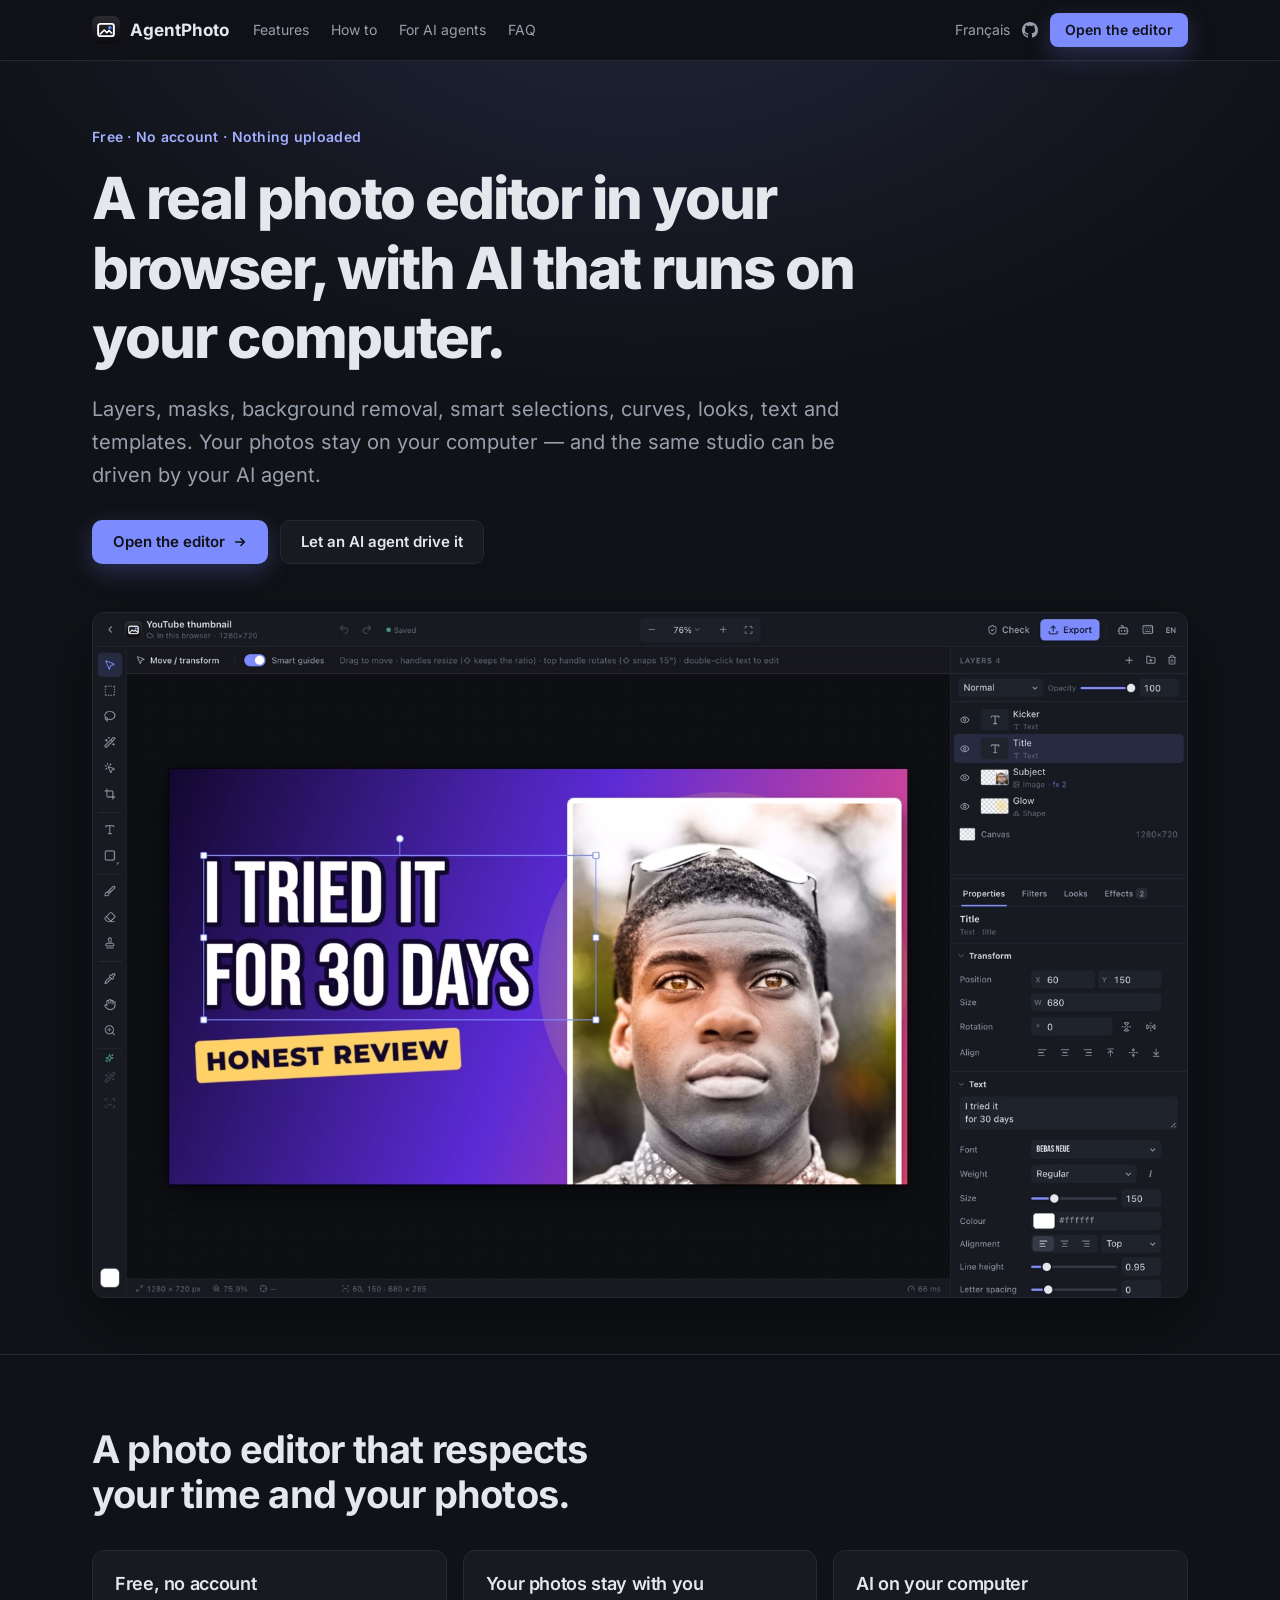
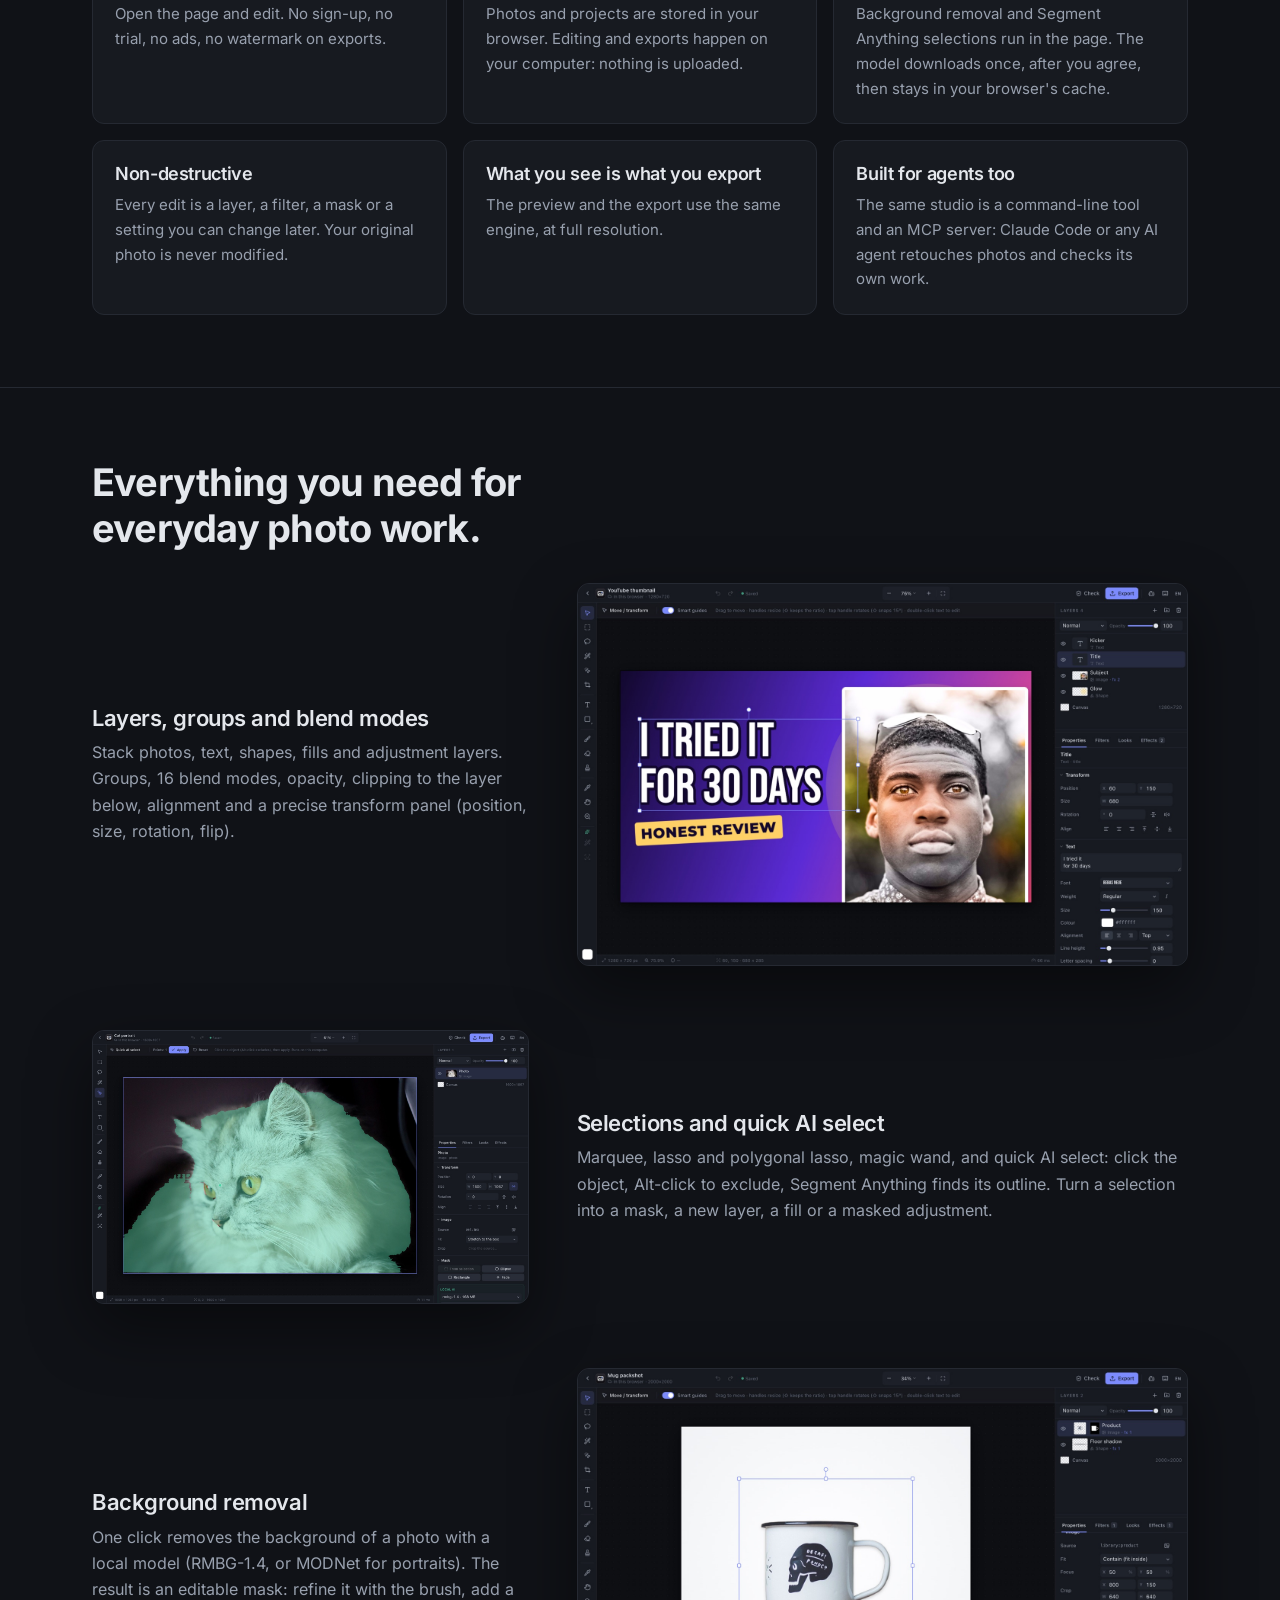
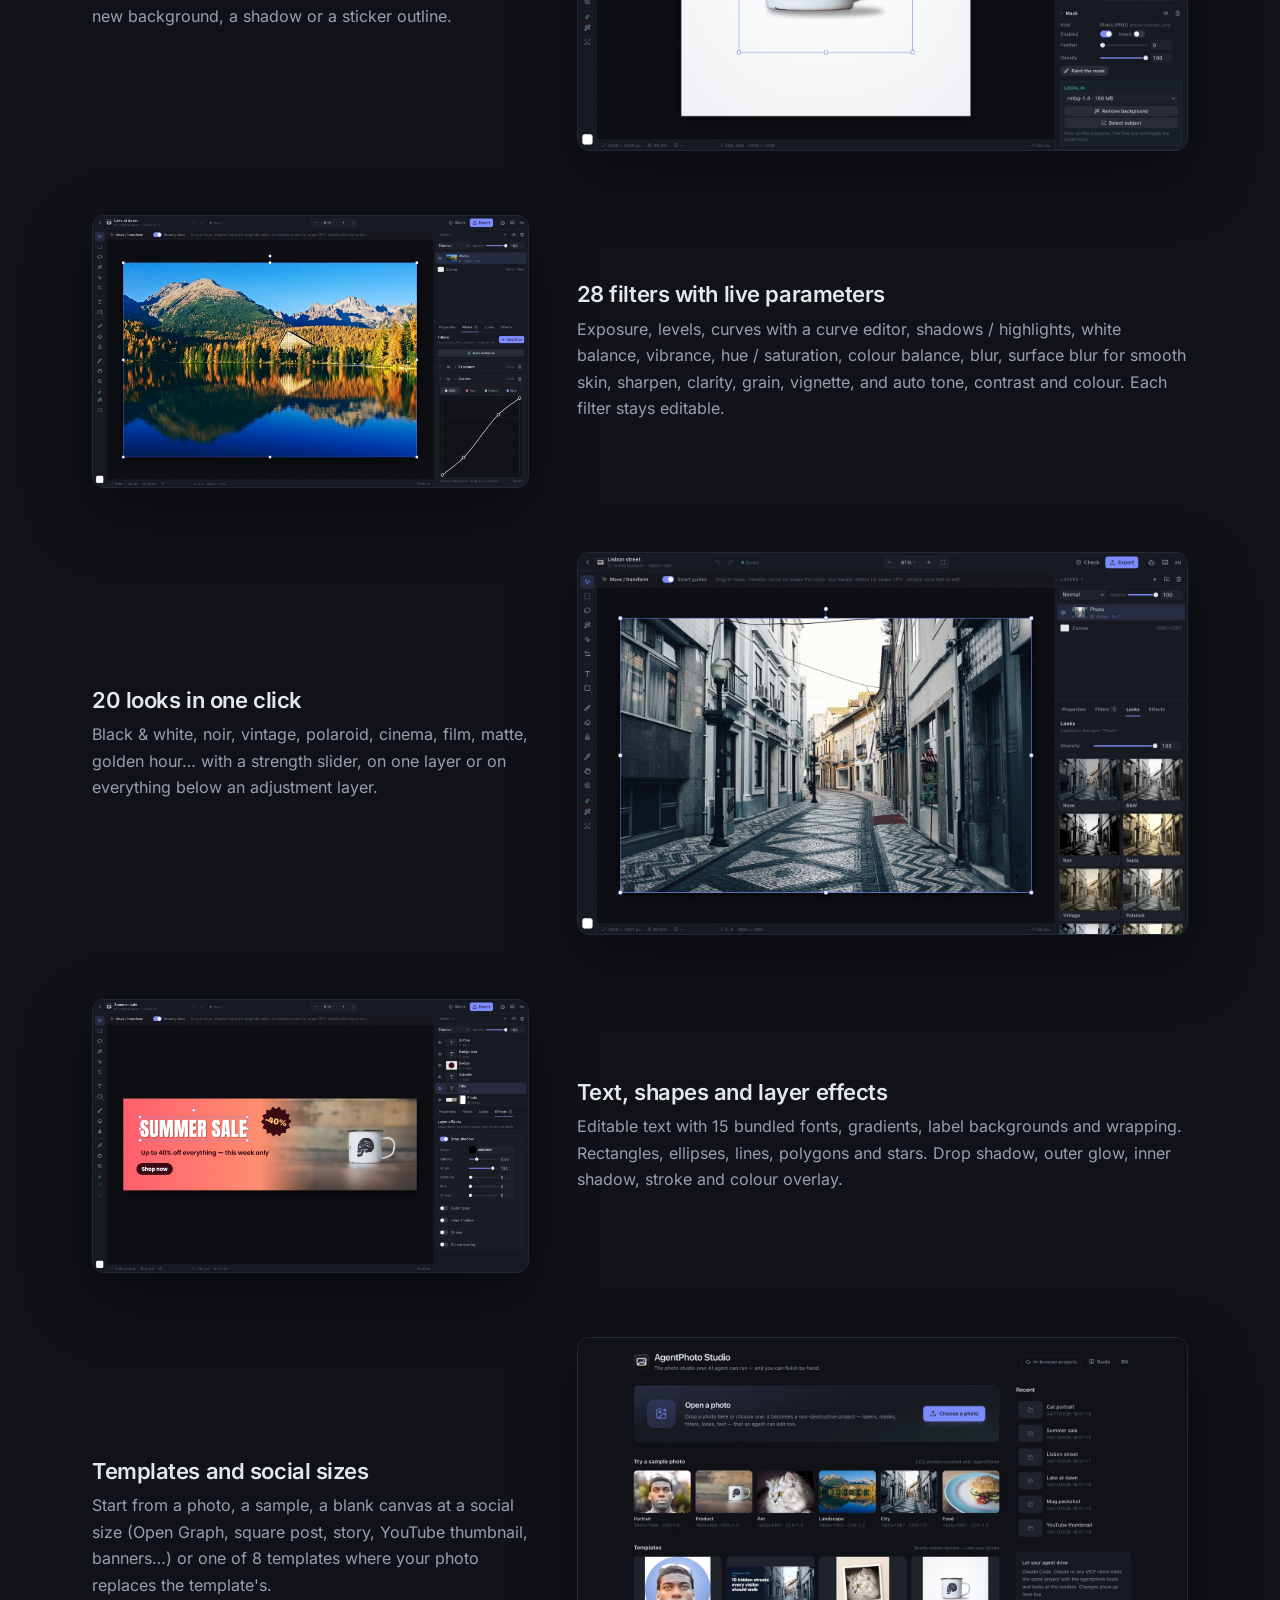
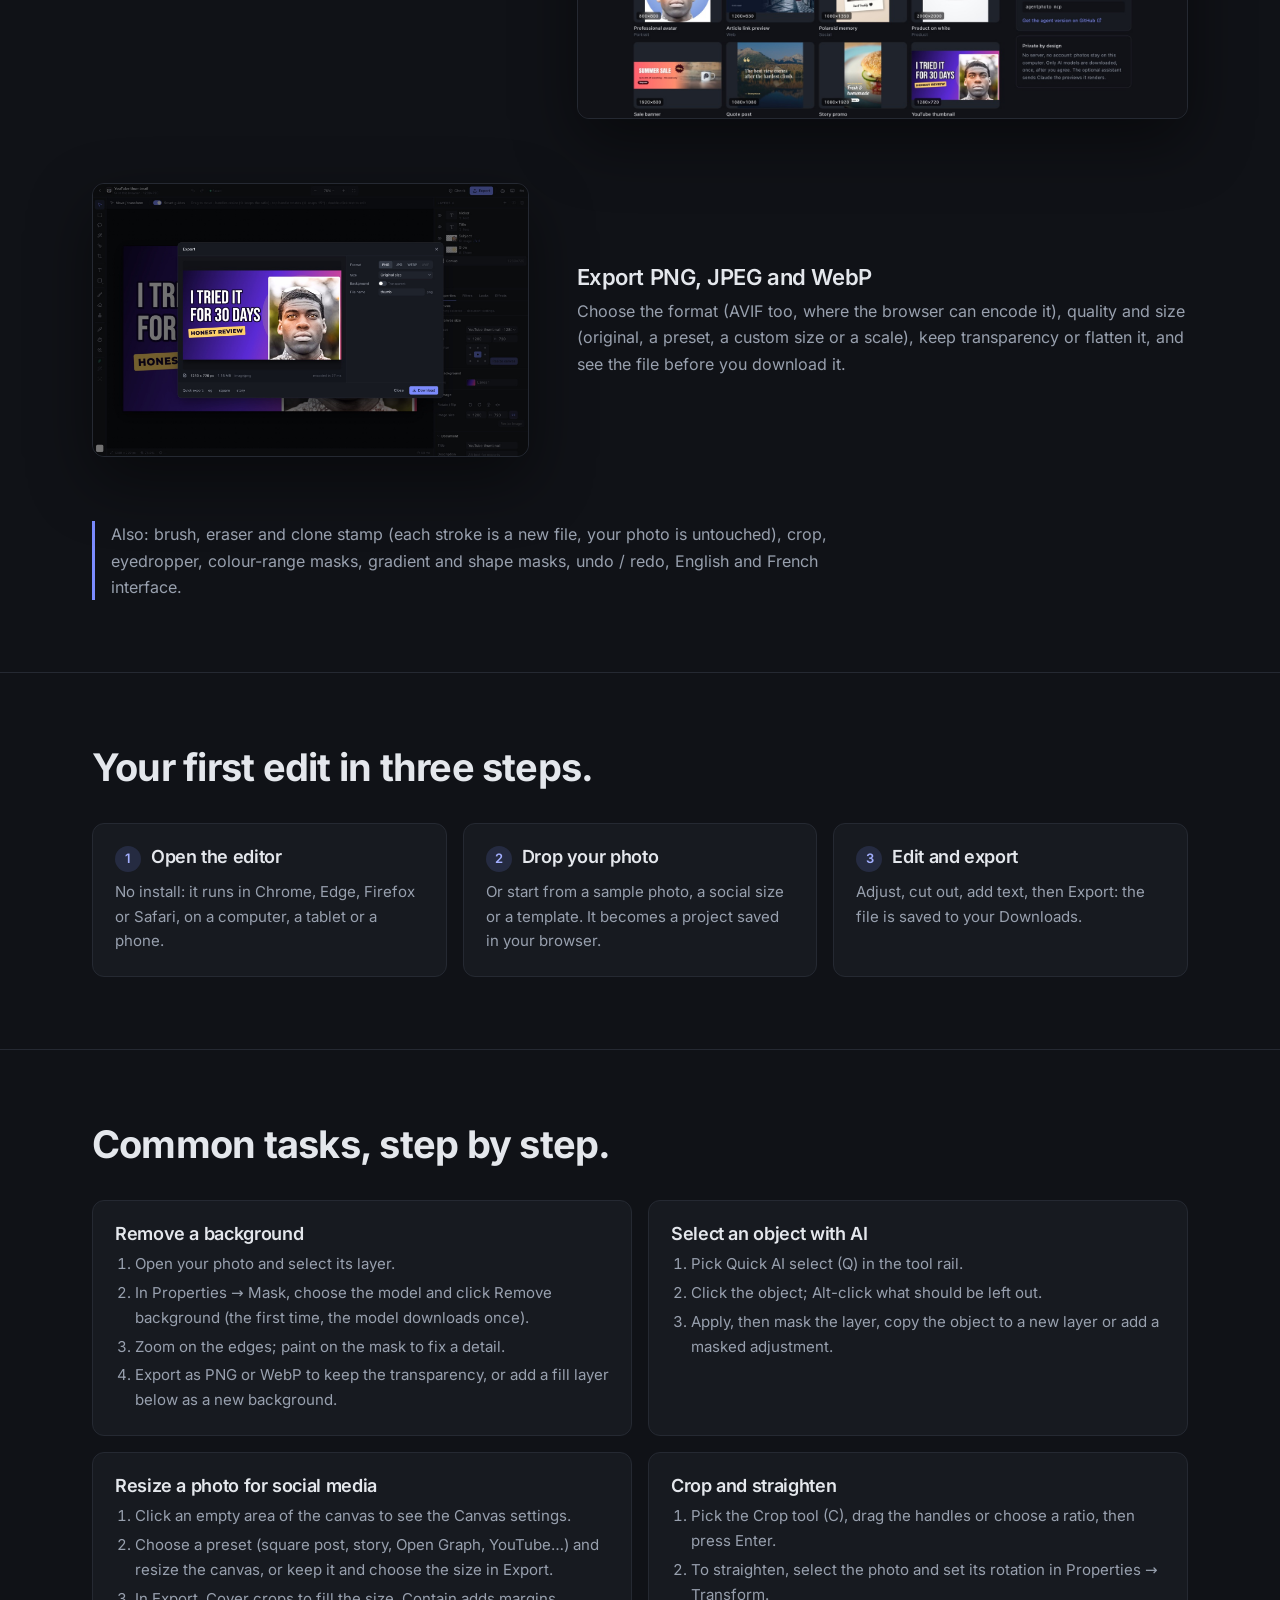
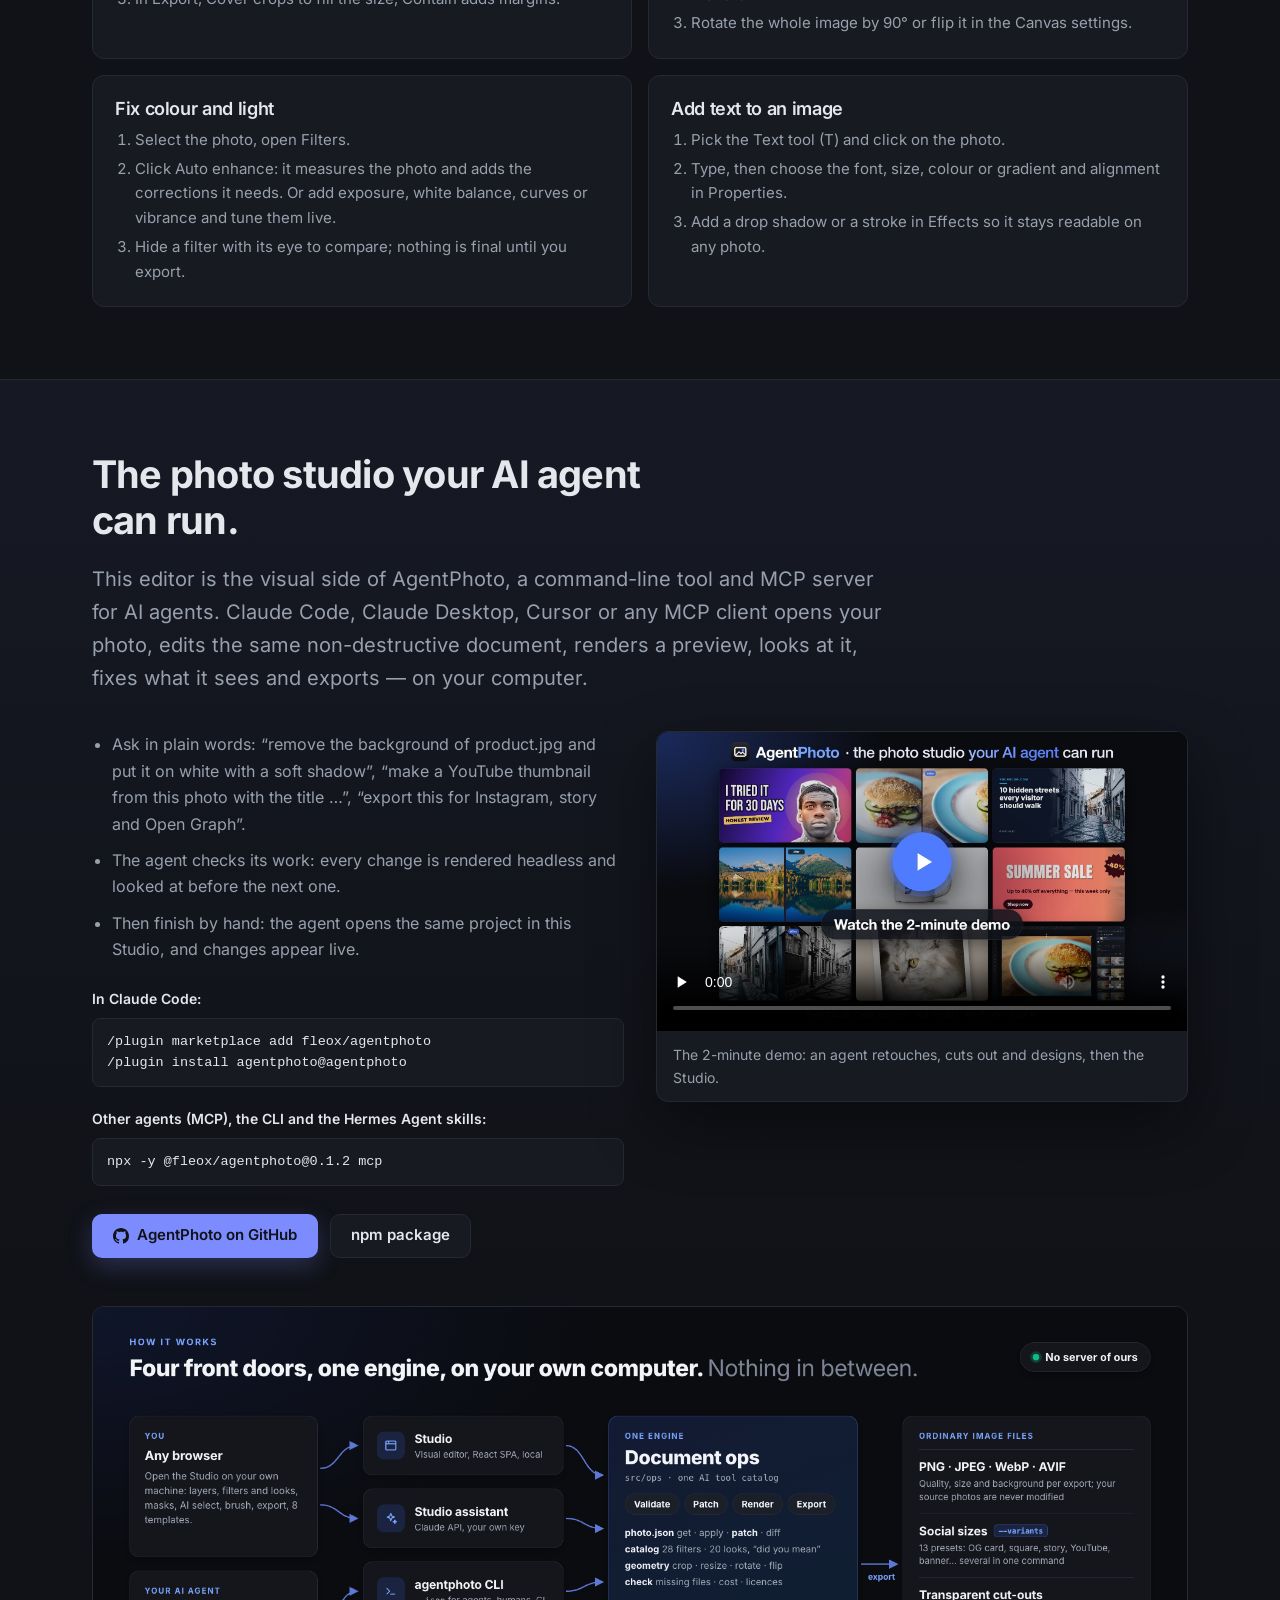
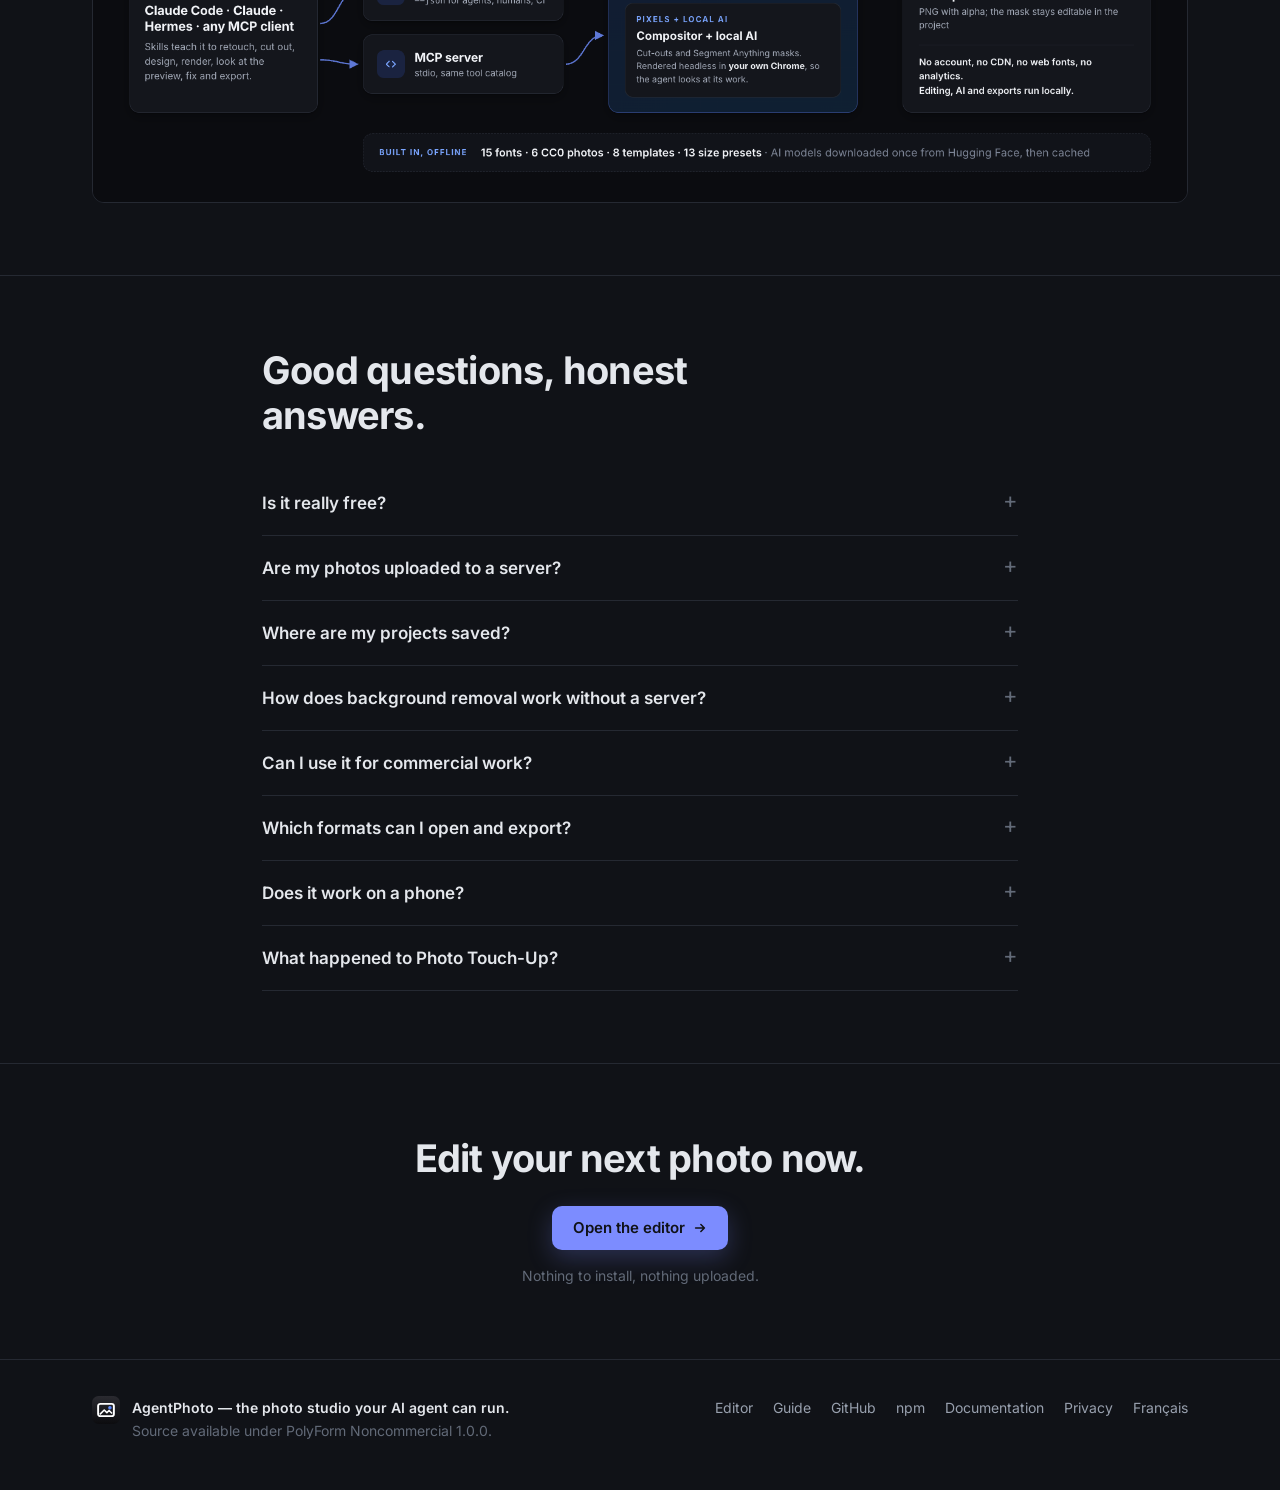
<file: guide/index.html>
<!doctype html>
<html lang="en">
  <head>
    <meta charset="utf-8">
    <meta name="viewport" content="width=device-width, initial-scale=1">
    <meta name="color-scheme" content="dark">
    <script async src="https://www.googletagmanager.com/gtag/js?id=G-JE88WG1Z5R"></script>
    <script>window.dataLayer = window.dataLayer || []; function gtag(){dataLayer.push(arguments);} gtag("js", new Date()); gtag("config", "G-JE88WG1Z5R");</script>
    <title>Free online photo editor with layers and local AI — AgentPhoto Studio</title>
    <meta name="description" content="Edit photos in your browser: layers, masks, background removal and Segment Anything selections that run on your computer, curves, 20 looks, text, templates and PNG / JPEG / WebP export. No account, no upload. Your AI agent can drive it too.">
    <link rel="canonical" href="https://www.photo-touch-up.fr/guide/">
    <link rel="alternate" hreflang="en" href="https://www.photo-touch-up.fr/guide/">
    <link rel="alternate" hreflang="fr" href="https://www.photo-touch-up.fr/fr/guide/">
    <link rel="alternate" hreflang="x-default" href="https://www.photo-touch-up.fr/guide/">
    <meta property="og:type" content="website">
    <meta property="og:site_name" content="AgentPhoto">
    <meta property="og:title" content="Free online photo editor with layers and local AI — AgentPhoto Studio">
    <meta property="og:description" content="Edit photos in your browser: layers, masks, background removal and Segment Anything selections that run on your computer, curves, 20 looks, text, templates and PNG / JPEG / WebP export. No account, no upload. Your AI agent can drive it too.">
    <meta property="og:url" content="https://www.photo-touch-up.fr/guide/">
    <meta property="og:image" content="https://www.photo-touch-up.fr/site/og.png">
    <meta property="og:image:width" content="1280">
    <meta property="og:image:height" content="640">
    <meta property="og:locale" content="en_US">
    <meta name="twitter:card" content="summary_large_image">
    <meta name="twitter:image" content="https://www.photo-touch-up.fr/site/og.png">
    <link rel="icon" href="data:image/svg+xml,%3Csvg xmlns='http://www.w3.org/2000/svg' viewBox='0 0 32 32'%3E%3Cdefs%3E%3ClinearGradient id='g' x1='0' y1='0' x2='0' y2='1'%3E%3Cstop offset='0' stop-color='%232a2a30'/%3E%3Cstop offset='1' stop-color='%230c0c0f'/%3E%3C/linearGradient%3E%3ClinearGradient id='d' x1='0' y1='0' x2='1' y2='1'%3E%3Cstop offset='0' stop-color='%237aa5ff'/%3E%3Cstop offset='1' stop-color='%233d6bff'/%3E%3C/linearGradient%3E%3C/defs%3E%3Crect width='32' height='32' rx='7.5' fill='url(%23g)'/%3E%3Crect x='7' y='9' width='18' height='14' rx='2.5' fill='none' stroke='%23fff' stroke-width='2.2'/%3E%3Cpath d='M9 21l5-5 3 3 2.5-2.5L23 20' fill='none' stroke='%23fff' stroke-width='1.8' stroke-linejoin='round'/%3E%3Ccircle cx='20.5' cy='13.5' r='2' fill='url(%23d)'/%3E%3C/svg%3E">
    <link rel="preload" href="/site/fonts/inter-latin-400-normal.woff2" as="font" type="font/woff2" crossorigin>
    <link rel="stylesheet" href="/site/style.css">
    <script type="application/ld+json">{"@context":"https://schema.org","@type":"BreadcrumbList","itemListElement":[{"@type":"ListItem","position":1,"name":"AgentPhoto Studio","item":"https://www.photo-touch-up.fr/"},{"@type":"ListItem","position":2,"name":"Guide","item":"https://www.photo-touch-up.fr/guide/"}]}</script>
    <script type="application/ld+json">{"@context":"https://schema.org","@type":"FAQPage","mainEntity":[{"@type":"Question","name":"Is it really free?","acceptedAnswer":{"@type":"Answer","text":"Yes. No account, no subscription, no ads and no watermark. AgentPhoto is source available on GitHub."}},{"@type":"Question","name":"Are my photos uploaded to a server?","acceptedAnswer":{"@type":"Answer","text":"No. Photos and projects are stored in your browser (IndexedDB) and every edit and export happens on your computer. The site serves the editor's files and measures visits with Google Analytics (pages viewed, never your photos or projects). The network is also used to download an AI model the first time you use it (from Hugging Face, after you agree) and, if you choose to use it, by the optional assistant, which sends your previews to Claude with your own API key."}},{"@type":"Question","name":"Where are my projects saved?","acceptedAnswer":{"@type":"Answer","text":"In this browser, on this computer. They are listed under Recent on the start screen. Clearing the site's data in your browser deletes them, so export what you want to keep."}},{"@type":"Question","name":"How does background removal work without a server?","acceptedAnswer":{"@type":"Answer","text":"The model runs in the page with WebAssembly. RMBG-1.4 (168 MB) is the default; MODNet (25 MB) is made for portraits. Both download once and stay in your browser's cache."}},{"@type":"Question","name":"Can I use it for commercial work?","acceptedAnswer":{"@type":"Answer","text":"Fonts and sample photos are free for commercial images. The default background-removal model, RMBG-1.4, is licensed for non-commercial use only: for commercial work use MODNet (people) or Segment Anything selections. AgentPhoto itself is licensed under PolyForm Noncommercial 1.0.0; commercial use of the software needs the author's authorization."}},{"@type":"Question","name":"Which formats can I open and export?","acceptedAnswer":{"@type":"Answer","text":"Open JPEG, PNG, WebP and the other images your browser can read. Export PNG, JPEG, WebP and AVIF (AVIF where the browser can encode it)."}},{"@type":"Question","name":"Does it work on a phone?","acceptedAnswer":{"@type":"Answer","text":"Yes: on a phone or a tablet the layers and the inspector open in a drawer, and you zoom and pan with two fingers. Detailed work (selections, painting) is more comfortable on a computer. Use a recent Chrome, Edge, Firefox or Safari."}},{"@type":"Question","name":"What happened to Photo Touch-Up?","acceptedAnswer":{"@type":"Answer","text":"Photo Touch-Up, the editor that used to live at this address, became AgentPhoto: a new engine with non-destructive layers, local AI and templates, which AI agents can also drive."}}]}</script>
    <script type="application/ld+json">{"@context":"https://schema.org","@type":"HowTo","name":"Remove a background","step":[{"@type":"HowToStep","position":1,"text":"Open your photo and select its layer."},{"@type":"HowToStep","position":2,"text":"In Properties → Mask, choose the model and click Remove background (the first time, the model downloads once)."},{"@type":"HowToStep","position":3,"text":"Zoom on the edges; paint on the mask to fix a detail."},{"@type":"HowToStep","position":4,"text":"Export as PNG or WebP to keep the transparency, or add a fill layer below as a new background."}]}</script>
    <script type="application/ld+json">{"@context":"https://schema.org","@type":"HowTo","name":"Select an object with AI","step":[{"@type":"HowToStep","position":1,"text":"Pick Quick AI select (Q) in the tool rail."},{"@type":"HowToStep","position":2,"text":"Click the object; Alt-click what should be left out."},{"@type":"HowToStep","position":3,"text":"Apply, then mask the layer, copy the object to a new layer or add a masked adjustment."}]}</script>
    <script type="application/ld+json">{"@context":"https://schema.org","@type":"HowTo","name":"Resize a photo for social media","step":[{"@type":"HowToStep","position":1,"text":"Click an empty area of the canvas to see the Canvas settings."},{"@type":"HowToStep","position":2,"text":"Choose a preset (square post, story, Open Graph, YouTube…) and resize the canvas, or keep it and choose the size in Export."},{"@type":"HowToStep","position":3,"text":"In Export, Cover crops to fill the size, Contain adds margins."}]}</script>
    <script type="application/ld+json">{"@context":"https://schema.org","@type":"HowTo","name":"Crop and straighten","step":[{"@type":"HowToStep","position":1,"text":"Pick the Crop tool (C), drag the handles or choose a ratio, then press Enter."},{"@type":"HowToStep","position":2,"text":"To straighten, select the photo and set its rotation in Properties → Transform."},{"@type":"HowToStep","position":3,"text":"Rotate the whole image by 90° or flip it in the Canvas settings."}]}</script>
    <script type="application/ld+json">{"@context":"https://schema.org","@type":"HowTo","name":"Fix colour and light","step":[{"@type":"HowToStep","position":1,"text":"Select the photo, open Filters."},{"@type":"HowToStep","position":2,"text":"Click Auto enhance: it measures the photo and adds the corrections it needs. Or add exposure, white balance, curves or vibrance and tune them live."},{"@type":"HowToStep","position":3,"text":"Hide a filter with its eye to compare; nothing is final until you export."}]}</script>
    <script type="application/ld+json">{"@context":"https://schema.org","@type":"HowTo","name":"Add text to an image","step":[{"@type":"HowToStep","position":1,"text":"Pick the Text tool (T) and click on the photo."},{"@type":"HowToStep","position":2,"text":"Type, then choose the font, size, colour or gradient and alignment in Properties."},{"@type":"HowToStep","position":3,"text":"Add a drop shadow or a stroke in Effects so it stays readable on any photo."}]}</script>
  </head>
  <body>
<header class="site">
  <div class="wrap">
    <a class="brand" href="/guide/"><svg class="logo" viewBox="0 0 32 32" width="28" height="28" aria-hidden="true"><defs><linearGradient id="lg" x1="0" y1="0" x2="0" y2="1"><stop offset="0" stop-color="#2a2a30"/><stop offset="1" stop-color="#0c0c0f"/></linearGradient><linearGradient id="ld" x1="0" y1="0" x2="1" y2="1"><stop offset="0" stop-color="#7aa5ff"/><stop offset="1" stop-color="#3d6bff"/></linearGradient></defs><rect width="32" height="32" rx="7.5" fill="url(#lg)"/><rect x="7" y="9" width="18" height="14" rx="2.5" fill="none" stroke="#fff" stroke-width="2.2"/><path d="M9 21l5-5 3 3 2.5-2.5L23 20" fill="none" stroke="#fff" stroke-width="1.8" stroke-linejoin="round"/><circle cx="20.5" cy="13.5" r="2" fill="url(#ld)"/></svg><span>AgentPhoto</span></a>
    <nav aria-label="Features">
      <a href="#features">Features</a>
      <a href="#tasks">How to</a>
      <a href="#agents">For AI agents</a>
      <a href="#faq">FAQ</a>
    </nav>
    <div class="actions">
      <a class="lang" href="/fr/guide/" hreflang="fr" lang="fr">Français</a>
      <a class="gh" href="https://github.com/fleox/agentphoto" aria-label="GitHub"><svg viewBox="0 0 16 16" width="16" height="16" aria-hidden="true"><path fill="currentColor" d="M8 0C3.58 0 0 3.58 0 8c0 3.54 2.29 6.53 5.47 7.59.4.07.55-.17.55-.38 0-.19-.01-.82-.01-1.49-2.01.37-2.53-.49-2.69-.94-.09-.23-.48-.94-.82-1.13-.28-.15-.68-.52-.01-.53.63-.01 1.08.58 1.23.82.72 1.21 1.87.87 2.33.66.07-.52.28-.87.51-1.07-1.78-.2-3.64-.89-3.64-3.95 0-.87.31-1.59.82-2.15-.08-.2-.36-1.02.08-2.12 0 0 .67-.21 2.2.82.64-.18 1.32-.27 2-.27.68 0 1.36.09 2 .27 1.53-1.04 2.2-.82 2.2-.82.44 1.1.16 1.92.08 2.12.51.56.82 1.27.82 2.15 0 3.07-1.87 3.75-3.65 3.95.29.25.54.73.54 1.48 0 1.07-.01 1.93-.01 2.2 0 .21.15.46.55.38A8.013 8.013 0 0016 8c0-4.42-3.58-8-8-8z"/></svg></a>
      <a class="btn btn-primary btn-sm" href="/?lang=en">Open the editor</a>
    </div>
  </div>
</header>
<main>
  <section class="hero">
    <div class="wrap">
      <p class="kicker">Free · No account · Nothing uploaded</p>
      <h1>A real photo editor in your browser, with AI that runs on your computer.</h1>
      <p class="lead">Layers, masks, background removal, smart selections, curves, looks, text and templates. Your photos stay on your computer — and the same studio can be driven by your AI agent.</p>
      <div class="cta">
        <a class="btn btn-primary" href="/?lang=en">Open the editor <svg viewBox="0 0 16 16" width="14" height="14" aria-hidden="true"><path fill="none" stroke="currentColor" stroke-width="1.8" stroke-linecap="round" stroke-linejoin="round" d="M3 8h10M9 4l4 4-4 4"/></svg></a>
        <a class="btn btn-ghost" href="#agents">Let an AI agent drive it</a>
      </div>
      <figure class="frame hero-shot"><img src="/site/img/en/editor.jpg" width="1600" height="1000" alt="The AgentPhoto Studio editor: layers, inspector and a photo on the canvas" fetchpriority="high"></figure>
    </div>
  </section>

  <section class="why">
    <div class="wrap">
      <h2>A photo editor that respects your time and your photos.</h2>
      <div class="grid3">
        <div class="card"><h3>Free, no account</h3><p>Open the page and edit. No sign-up, no trial, no ads, no watermark on exports.</p></div>
        <div class="card"><h3>Your photos stay with you</h3><p>Photos and projects are stored in your browser. Editing and exports happen on your computer: nothing is uploaded.</p></div>
        <div class="card"><h3>AI on your computer</h3><p>Background removal and Segment Anything selections run in the page. The model downloads once, after you agree, then stays in your browser's cache.</p></div>
        <div class="card"><h3>Non-destructive</h3><p>Every edit is a layer, a filter, a mask or a setting you can change later. Your original photo is never modified.</p></div>
        <div class="card"><h3>What you see is what you export</h3><p>The preview and the export use the same engine, at full resolution.</p></div>
        <div class="card"><h3>Built for agents too</h3><p>The same studio is a command-line tool and an MCP server: Claude Code or any AI agent retouches photos and checks its own work.</p></div>
      </div>
    </div>
  </section>

  <section id="features" class="features">
    <div class="wrap">
      <h2>Everything you need for everyday photo work.</h2>
      <article class="feature" id="layers">
        <div class="text"><h3>Layers, groups and blend modes</h3><p>Stack photos, text, shapes, fills and adjustment layers. Groups, 16 blend modes, opacity, clipping to the layer below, alignment and a precise transform panel (position, size, rotation, flip).</p></div>
        <figure class="frame"><img src="/site/img/en/editor.jpg" width="1600" height="1000" alt="Layers, groups and blend modes" loading="lazy" decoding="async"></figure>
      </article>
      <article class="feature flip" id="selections">
        <div class="text"><h3>Selections and quick AI select</h3><p>Marquee, lasso and polygonal lasso, magic wand, and quick AI select: click the object, Alt-click to exclude, Segment Anything finds its outline. Turn a selection into a mask, a new layer, a fill or a masked adjustment.</p></div>
        <figure class="frame"><img src="/site/img/en/ai-select.jpg" width="1600" height="1000" alt="Selections and quick AI select" loading="lazy" decoding="async"></figure>
      </article>
      <article class="feature" id="cutout">
        <div class="text"><h3>Background removal</h3><p>One click removes the background of a photo with a local model (RMBG-1.4, or MODNet for portraits). The result is an editable mask: refine it with the brush, add a new background, a shadow or a sticker outline.</p></div>
        <figure class="frame"><img src="/site/img/en/cutout.jpg" width="1600" height="1000" alt="Background removal" loading="lazy" decoding="async"></figure>
      </article>
      <article class="feature flip" id="filters">
        <div class="text"><h3>28 filters with live parameters</h3><p>Exposure, levels, curves with a curve editor, shadows / highlights, white balance, vibrance, hue / saturation, colour balance, blur, surface blur for smooth skin, sharpen, clarity, grain, vignette, and auto tone, contrast and colour. Each filter stays editable.</p></div>
        <figure class="frame"><img src="/site/img/en/filters.jpg" width="1600" height="1000" alt="28 filters with live parameters" loading="lazy" decoding="async"></figure>
      </article>
      <article class="feature" id="looks">
        <div class="text"><h3>20 looks in one click</h3><p>Black &amp; white, noir, vintage, polaroid, cinema, film, matte, golden hour… with a strength slider, on one layer or on everything below an adjustment layer.</p></div>
        <figure class="frame"><img src="/site/img/en/looks.jpg" width="1600" height="1000" alt="20 looks in one click" loading="lazy" decoding="async"></figure>
      </article>
      <article class="feature flip" id="text">
        <div class="text"><h3>Text, shapes and layer effects</h3><p>Editable text with 15 bundled fonts, gradients, label backgrounds and wrapping. Rectangles, ellipses, lines, polygons and stars. Drop shadow, outer glow, inner shadow, stroke and colour overlay.</p></div>
        <figure class="frame"><img src="/site/img/en/text.jpg" width="1600" height="1000" alt="Text, shapes and layer effects" loading="lazy" decoding="async"></figure>
      </article>
      <article class="feature" id="templates">
        <div class="text"><h3>Templates and social sizes</h3><p>Start from a photo, a sample, a blank canvas at a social size (Open Graph, square post, story, YouTube thumbnail, banners…) or one of 8 templates where your photo replaces the template's.</p></div>
        <figure class="frame"><img src="/site/img/en/start.jpg" width="1600" height="1000" alt="Templates and social sizes" loading="lazy" decoding="async"></figure>
      </article>
      <article class="feature flip" id="export">
        <div class="text"><h3>Export PNG, JPEG and WebP</h3><p>Choose the format (AVIF too, where the browser can encode it), quality and size (original, a preset, a custom size or a scale), keep transparency or flatten it, and see the file before you download it.</p></div>
        <figure class="frame"><img src="/site/img/en/export.jpg" width="1600" height="1000" alt="Export PNG, JPEG and WebP" loading="lazy" decoding="async"></figure>
      </article>
      <p class="more">Also: brush, eraser and clone stamp (each stroke is a new file, your photo is untouched), crop, eyedropper, colour-range masks, gradient and shape masks, undo / redo, English and French interface.</p>
    </div>
  </section>

  <section class="steps">
    <div class="wrap">
      <h2>Your first edit in three steps.</h2>
      <ol class="grid3">
        <li class="card"><h3>Open the editor</h3><p>No install: it runs in Chrome, Edge, Firefox or Safari, on a computer, a tablet or a phone.</p></li>
        <li class="card"><h3>Drop your photo</h3><p>Or start from a sample photo, a social size or a template. It becomes a project saved in your browser.</p></li>
        <li class="card"><h3>Edit and export</h3><p>Adjust, cut out, add text, then Export: the file is saved to your Downloads.</p></li>
      </ol>
    </div>
  </section>

  <section id="tasks" class="tasks">
    <div class="wrap">
      <h2>Common tasks, step by step.</h2>
      <div class="grid2">
        <div class="card"><h3>Remove a background</h3><ol><li>Open your photo and select its layer.</li><li>In Properties → Mask, choose the model and click Remove background (the first time, the model downloads once).</li><li>Zoom on the edges; paint on the mask to fix a detail.</li><li>Export as PNG or WebP to keep the transparency, or add a fill layer below as a new background.</li></ol></div>
        <div class="card"><h3>Select an object with AI</h3><ol><li>Pick Quick AI select (Q) in the tool rail.</li><li>Click the object; Alt-click what should be left out.</li><li>Apply, then mask the layer, copy the object to a new layer or add a masked adjustment.</li></ol></div>
        <div class="card"><h3>Resize a photo for social media</h3><ol><li>Click an empty area of the canvas to see the Canvas settings.</li><li>Choose a preset (square post, story, Open Graph, YouTube…) and resize the canvas, or keep it and choose the size in Export.</li><li>In Export, Cover crops to fill the size, Contain adds margins.</li></ol></div>
        <div class="card"><h3>Crop and straighten</h3><ol><li>Pick the Crop tool (C), drag the handles or choose a ratio, then press Enter.</li><li>To straighten, select the photo and set its rotation in Properties → Transform.</li><li>Rotate the whole image by 90° or flip it in the Canvas settings.</li></ol></div>
        <div class="card"><h3>Fix colour and light</h3><ol><li>Select the photo, open Filters.</li><li>Click Auto enhance: it measures the photo and adds the corrections it needs. Or add exposure, white balance, curves or vibrance and tune them live.</li><li>Hide a filter with its eye to compare; nothing is final until you export.</li></ol></div>
        <div class="card"><h3>Add text to an image</h3><ol><li>Pick the Text tool (T) and click on the photo.</li><li>Type, then choose the font, size, colour or gradient and alignment in Properties.</li><li>Add a drop shadow or a stroke in Effects so it stays readable on any photo.</li></ol></div>
      </div>
    </div>
  </section>

  <section id="agents" class="agents">
    <div class="wrap">
      <h2>The photo studio your AI agent can run.</h2>
      <p class="lead">This editor is the visual side of AgentPhoto, a command-line tool and MCP server for AI agents. Claude Code, Claude Desktop, Cursor or any MCP client opens your photo, edits the same non-destructive document, renders a preview, looks at it, fixes what it sees and exports — on your computer.</p>
      <div class="agents-grid">
        <div>
          <ul class="points"><li>Ask in plain words: “remove the background of product.jpg and put it on white with a soft shadow”, “make a YouTube thumbnail from this photo with the title …”, “export this for Instagram, story and Open Graph”.</li><li>The agent checks its work: every change is rendered headless and looked at before the next one.</li><li>Then finish by hand: the agent opens the same project in this Studio, and changes appear live.</li></ul>
          <p class="label">In Claude Code:</p>
          <pre><code>/plugin marketplace add fleox/agentphoto
/plugin install agentphoto@agentphoto</code></pre>
          <p class="label">Other agents (MCP), the CLI and the Hermes Agent skills:</p>
          <pre><code>npx -y @fleox/agentphoto@0.1.2 mcp</code></pre>
          <div class="cta">
            <a class="btn btn-primary" href="https://github.com/fleox/agentphoto"><svg viewBox="0 0 16 16" width="16" height="16" aria-hidden="true"><path fill="currentColor" d="M8 0C3.58 0 0 3.58 0 8c0 3.54 2.29 6.53 5.47 7.59.4.07.55-.17.55-.38 0-.19-.01-.82-.01-1.49-2.01.37-2.53-.49-2.69-.94-.09-.23-.48-.94-.82-1.13-.28-.15-.68-.52-.01-.53.63-.01 1.08.58 1.23.82.72 1.21 1.87.87 2.33.66.07-.52.28-.87.51-1.07-1.78-.2-3.64-.89-3.64-3.95 0-.87.31-1.59.82-2.15-.08-.2-.36-1.02.08-2.12 0 0 .67-.21 2.2.82.64-.18 1.32-.27 2-.27.68 0 1.36.09 2 .27 1.53-1.04 2.2-.82 2.2-.82.44 1.1.16 1.92.08 2.12.51.56.82 1.27.82 2.15 0 3.07-1.87 3.75-3.65 3.95.29.25.54.73.54 1.48 0 1.07-.01 1.93-.01 2.2 0 .21.15.46.55.38A8.013 8.013 0 0016 8c0-4.42-3.58-8-8-8z"/></svg> AgentPhoto on GitHub</a>
            <a class="btn btn-ghost" href="https://www.npmjs.com/package/@fleox/agentphoto">npm package</a>
          </div>
        </div>
        <figure class="frame video">
          <video controls preload="none" playsinline poster="/site/video-poster.jpg" aria-label="Watch the AgentPhoto demo">
            <source src="/site/agentphoto-demo.mp4" type="video/mp4">
          </video>
          <figcaption>The 2-minute demo: an agent retouches, cuts out and designs, then the Studio.</figcaption>
        </figure>
      </div>
      <figure class="diagram"><img src="/site/how-it-works.png" width="1800" height="815" alt="" loading="lazy" decoding="async"></figure>
    </div>
  </section>

  <section id="faq" class="faq">
    <div class="wrap narrow">
      <h2>Good questions, honest answers.</h2>
      <details><summary>Is it really free?</summary><p>Yes. No account, no subscription, no ads and no watermark. AgentPhoto is source available on GitHub.</p></details>
      <details><summary>Are my photos uploaded to a server?</summary><p>No. Photos and projects are stored in your browser (IndexedDB) and every edit and export happens on your computer. The site serves the editor's files and measures visits with Google Analytics (pages viewed, never your photos or projects). The network is also used to download an AI model the first time you use it (from Hugging Face, after you agree) and, if you choose to use it, by the optional assistant, which sends your previews to Claude with your own API key.</p></details>
      <details><summary>Where are my projects saved?</summary><p>In this browser, on this computer. They are listed under Recent on the start screen. Clearing the site's data in your browser deletes them, so export what you want to keep.</p></details>
      <details><summary>How does background removal work without a server?</summary><p>The model runs in the page with WebAssembly. RMBG-1.4 (168 MB) is the default; MODNet (25 MB) is made for portraits. Both download once and stay in your browser's cache.</p></details>
      <details><summary>Can I use it for commercial work?</summary><p>Fonts and sample photos are free for commercial images. The default background-removal model, RMBG-1.4, is licensed for non-commercial use only: for commercial work use MODNet (people) or Segment Anything selections. AgentPhoto itself is licensed under PolyForm Noncommercial 1.0.0; commercial use of the software needs the author's authorization.</p></details>
      <details><summary>Which formats can I open and export?</summary><p>Open JPEG, PNG, WebP and the other images your browser can read. Export PNG, JPEG, WebP and AVIF (AVIF where the browser can encode it).</p></details>
      <details><summary>Does it work on a phone?</summary><p>Yes: on a phone or a tablet the layers and the inspector open in a drawer, and you zoom and pan with two fingers. Detailed work (selections, painting) is more comfortable on a computer. Use a recent Chrome, Edge, Firefox or Safari.</p></details>
      <details><summary>What happened to Photo Touch-Up?</summary><p>Photo Touch-Up, the editor that used to live at this address, became AgentPhoto: a new engine with non-destructive layers, local AI and templates, which AI agents can also drive.</p></details>
    </div>
  </section>

  <section class="final">
    <div class="wrap">
      <h2>Edit your next photo now.</h2>
      <a class="btn btn-primary" href="/?lang=en">Open the editor <svg viewBox="0 0 16 16" width="14" height="14" aria-hidden="true"><path fill="none" stroke="currentColor" stroke-width="1.8" stroke-linecap="round" stroke-linejoin="round" d="M3 8h10M9 4l4 4-4 4"/></svg></a>
      <p>Nothing to install, nothing uploaded.</p>
    </div>
  </section>
</main>
<footer class="site">
  <div class="wrap">
    <div class="foot-brand"><svg class="logo" viewBox="0 0 32 32" width="28" height="28" aria-hidden="true"><defs><linearGradient id="lg" x1="0" y1="0" x2="0" y2="1"><stop offset="0" stop-color="#2a2a30"/><stop offset="1" stop-color="#0c0c0f"/></linearGradient><linearGradient id="ld" x1="0" y1="0" x2="1" y2="1"><stop offset="0" stop-color="#7aa5ff"/><stop offset="1" stop-color="#3d6bff"/></linearGradient></defs><rect width="32" height="32" rx="7.5" fill="url(#lg)"/><rect x="7" y="9" width="18" height="14" rx="2.5" fill="none" stroke="#fff" stroke-width="2.2"/><path d="M9 21l5-5 3 3 2.5-2.5L23 20" fill="none" stroke="#fff" stroke-width="1.8" stroke-linejoin="round"/><circle cx="20.5" cy="13.5" r="2" fill="url(#ld)"/></svg><div><strong>AgentPhoto — the photo studio your AI agent can run.</strong><br><span>Source available under PolyForm Noncommercial 1.0.0.</span></div></div>
    <nav>
      <a href="/?lang=en">Editor</a>
      <a href="/guide/">Guide</a>
      <a href="https://github.com/fleox/agentphoto">GitHub</a>
      <a href="https://www.npmjs.com/package/@fleox/agentphoto">npm</a>
      <a href="https://github.com/fleox/agentphoto/tree/main/docs">Documentation</a>
      <a href="https://github.com/fleox/agentphoto/blob/main/docs/security.md">Privacy</a>
      <a href="/fr/guide/" hreflang="fr">Français</a>
    </nav>
  </div>
</footer>
  </body>
</html>
</file>
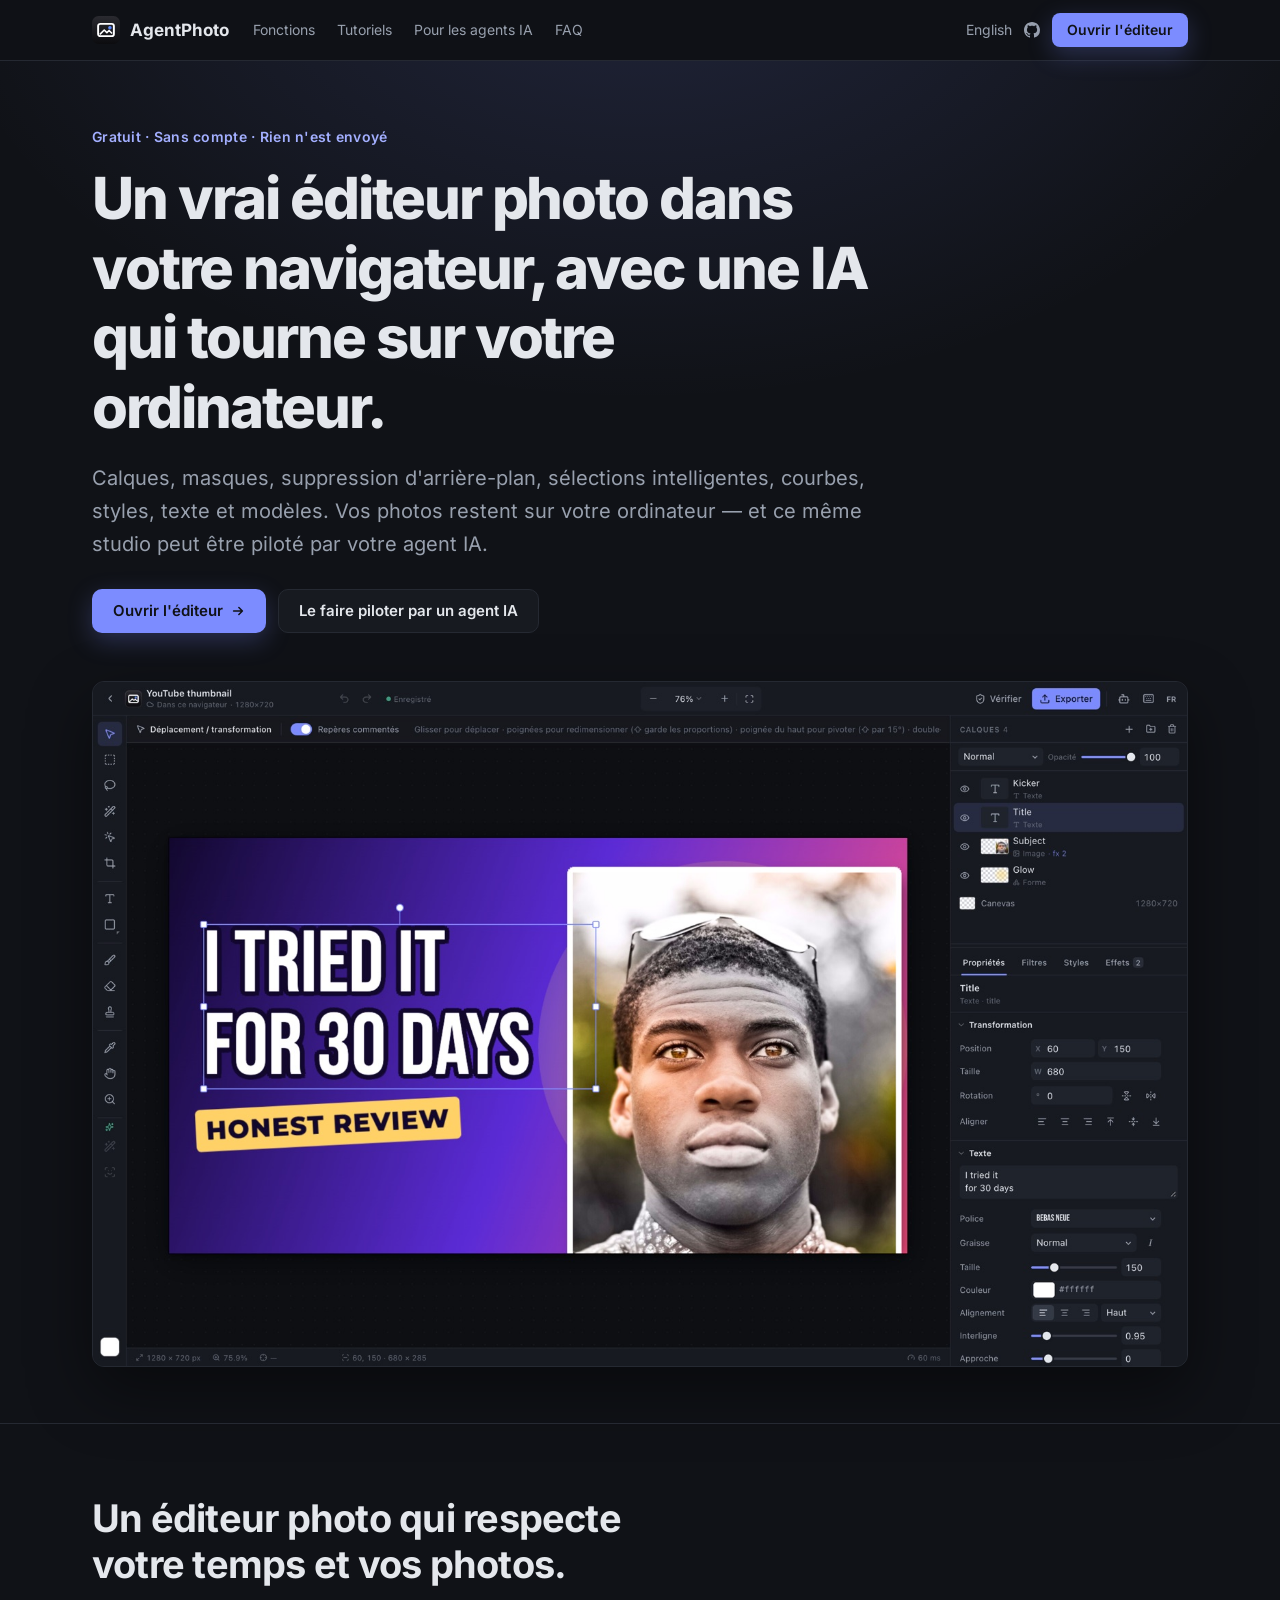
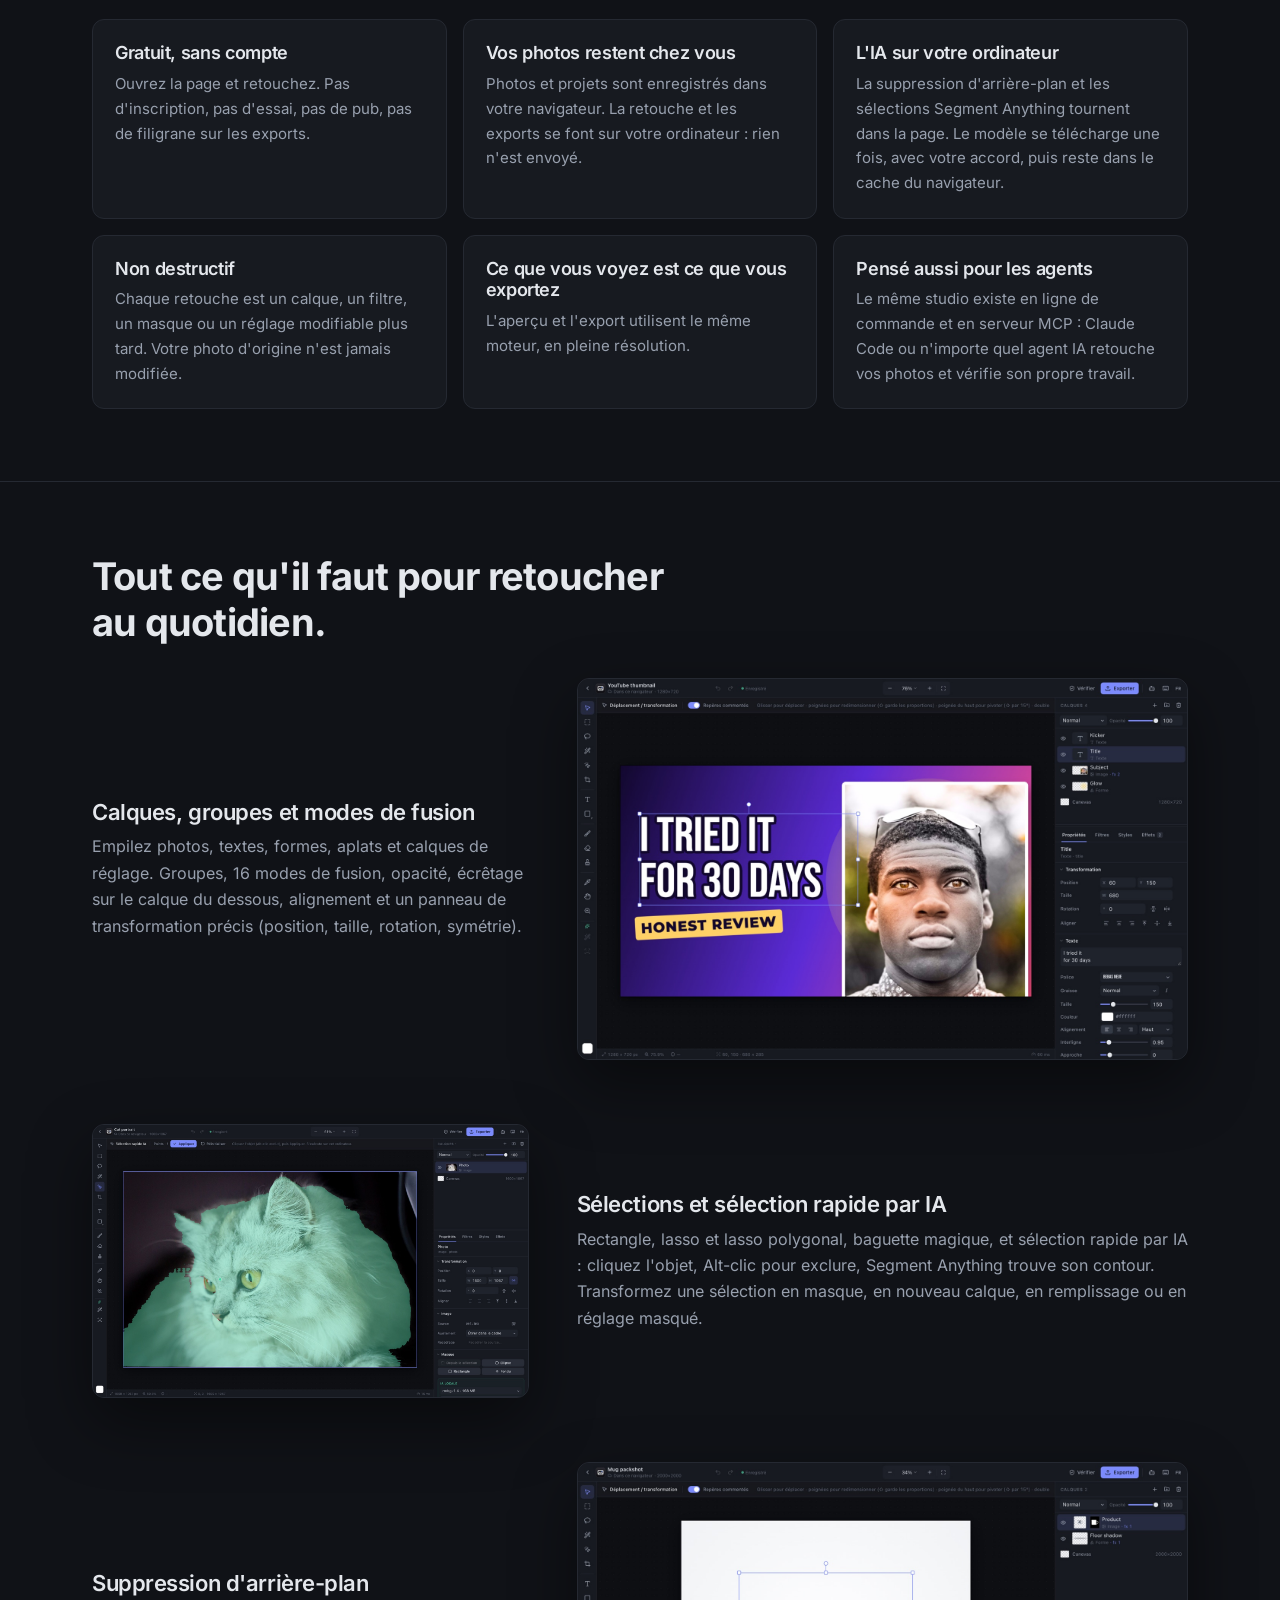
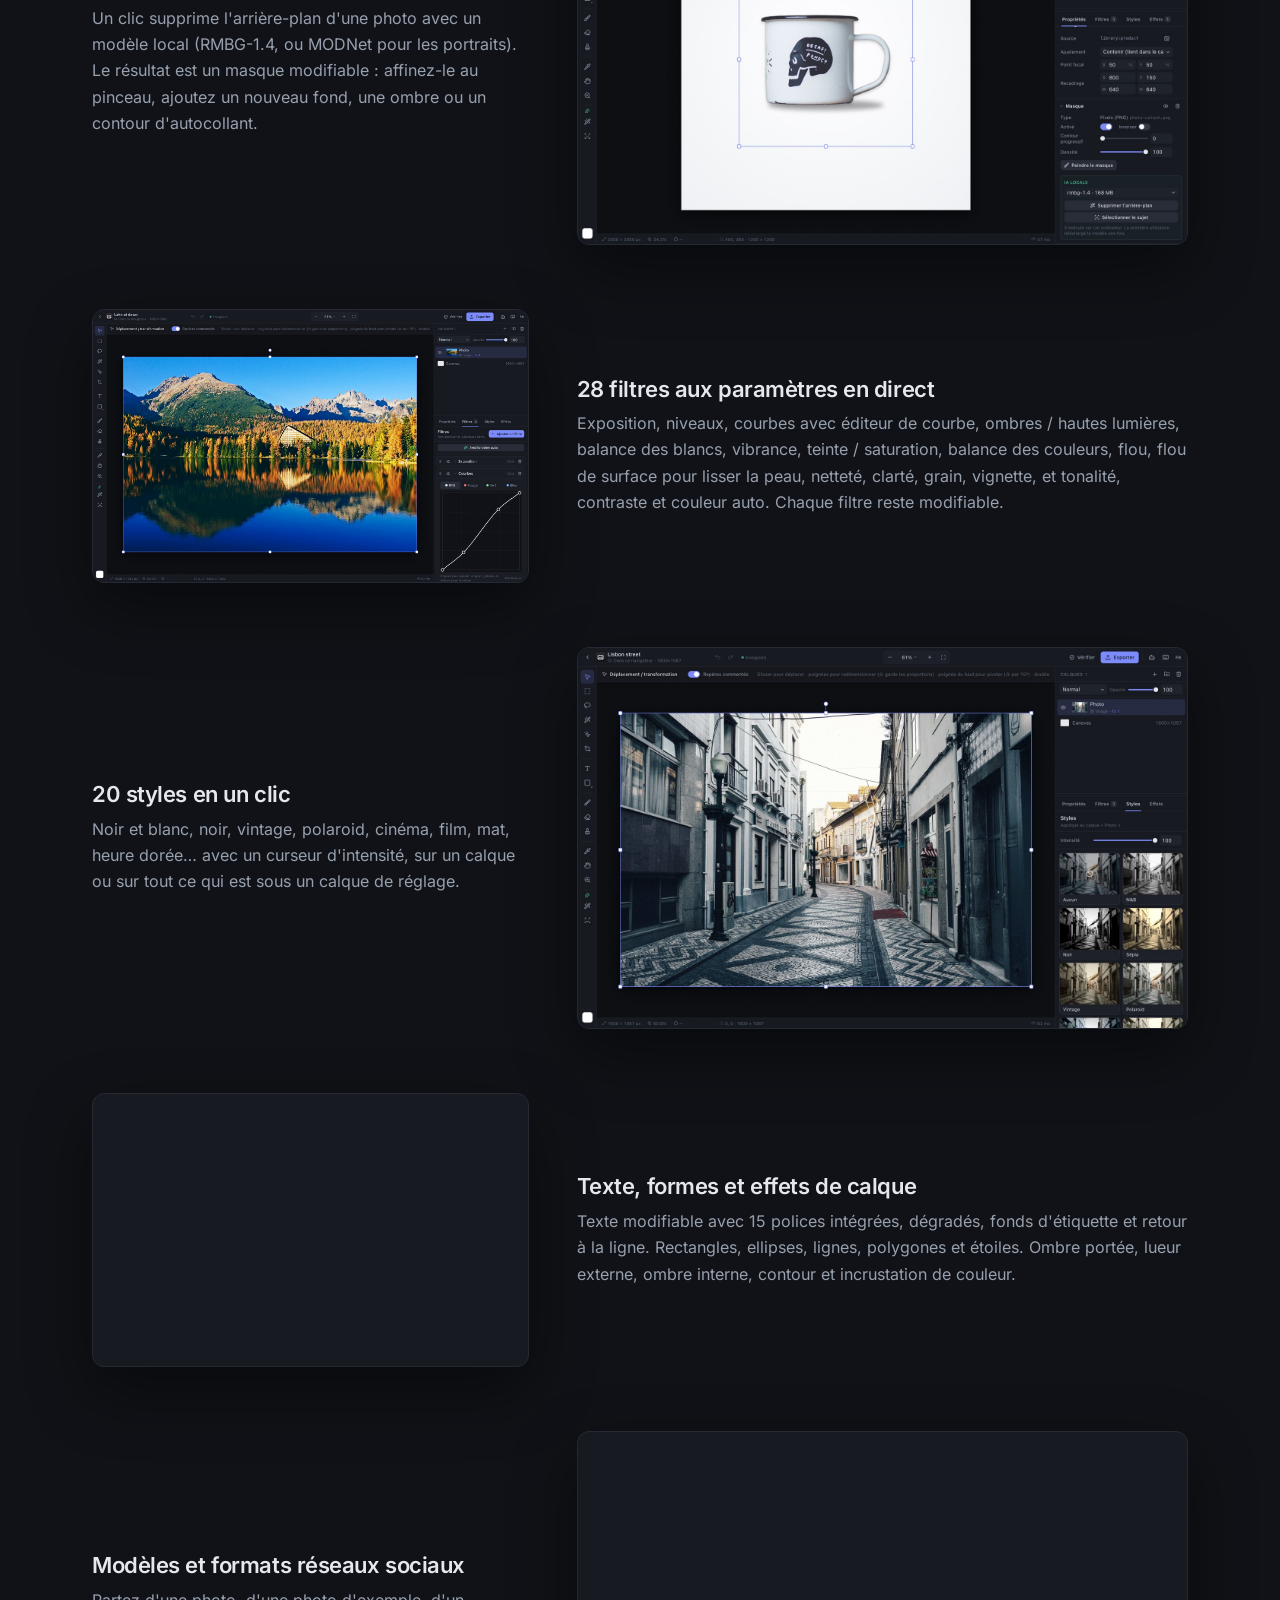
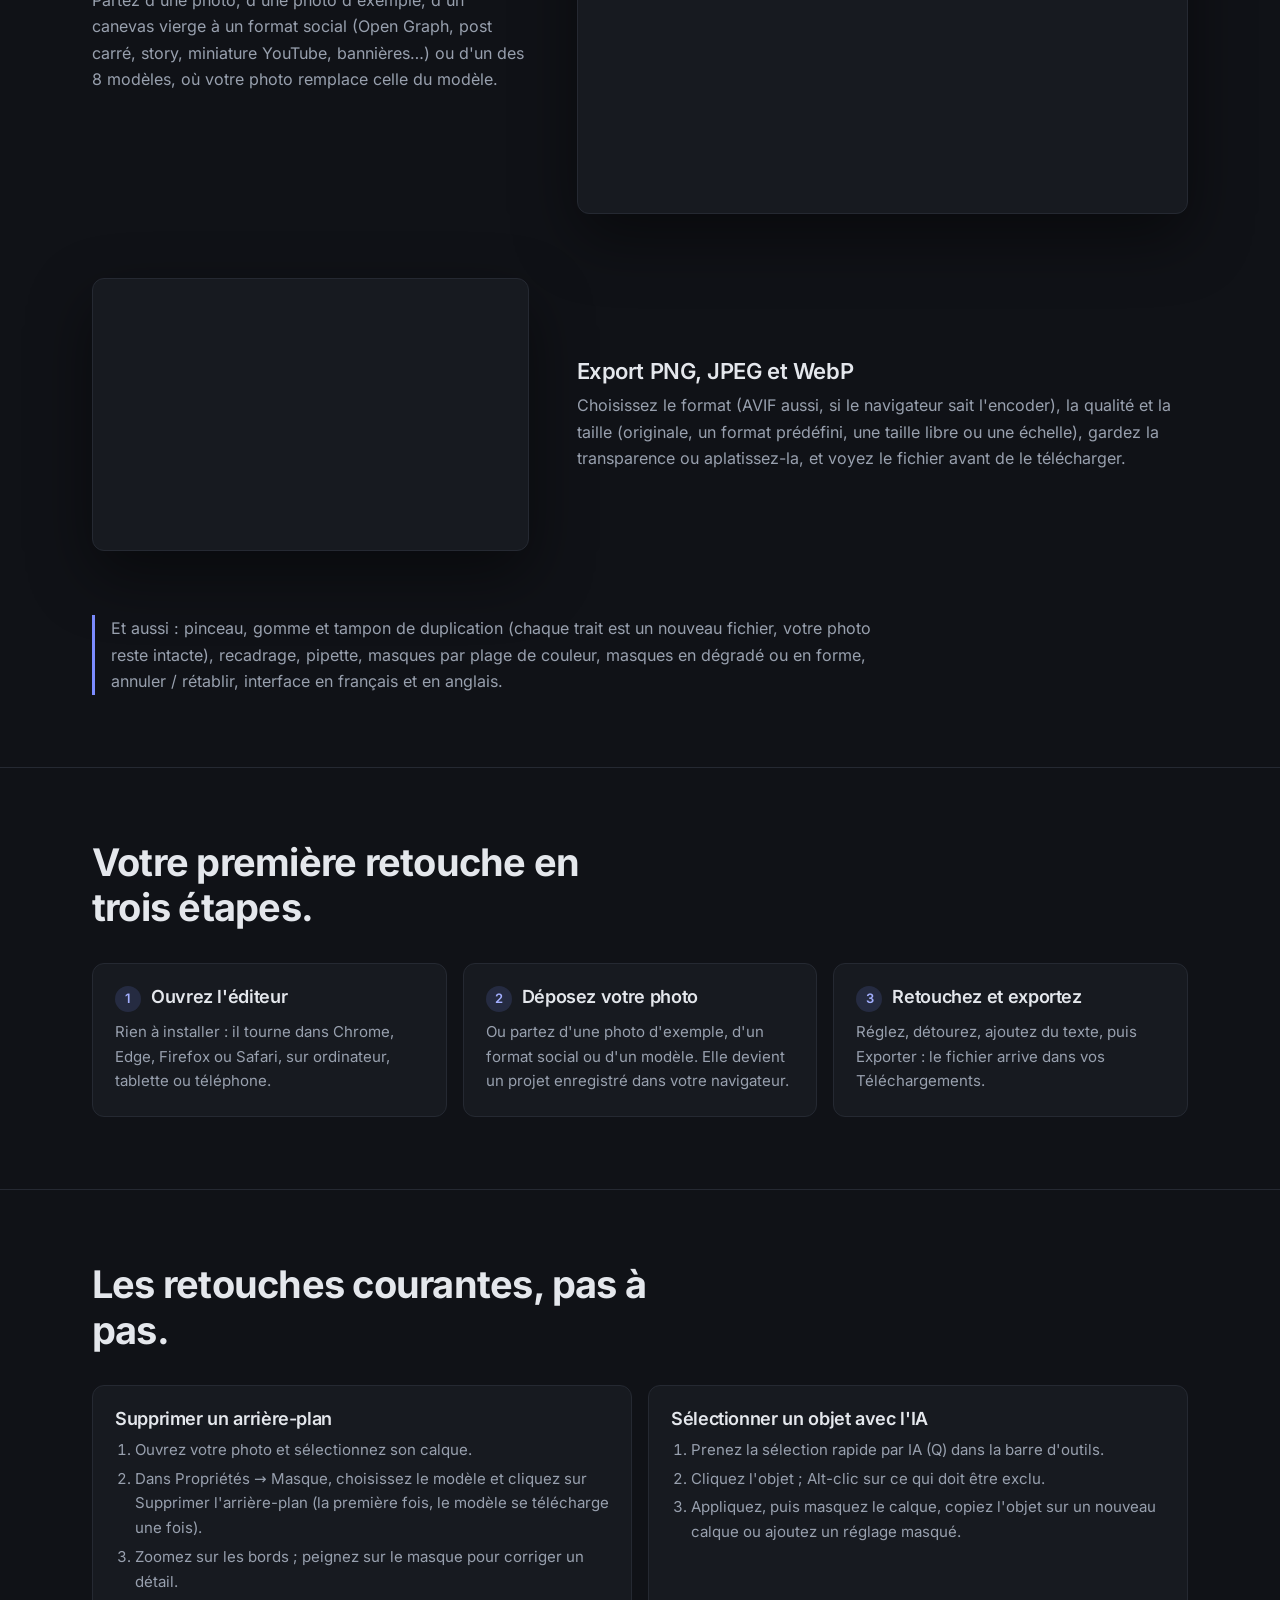
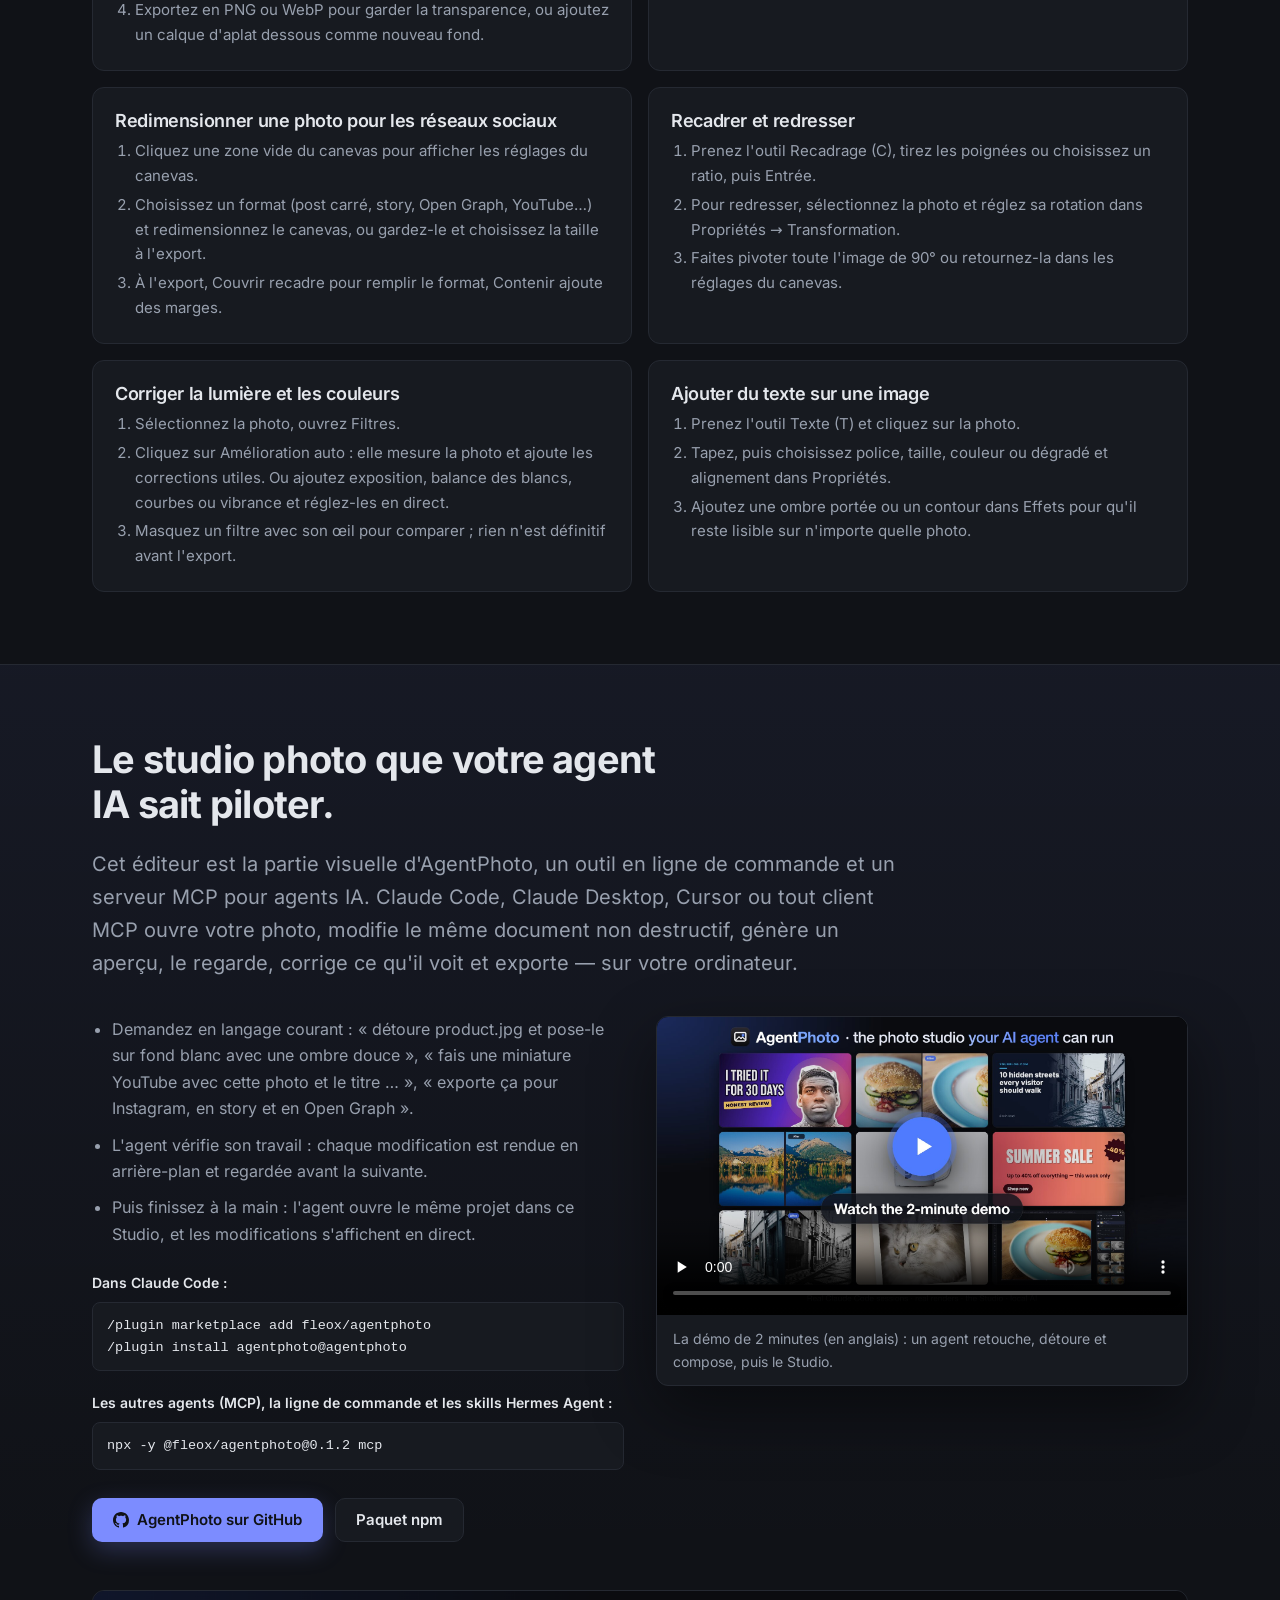
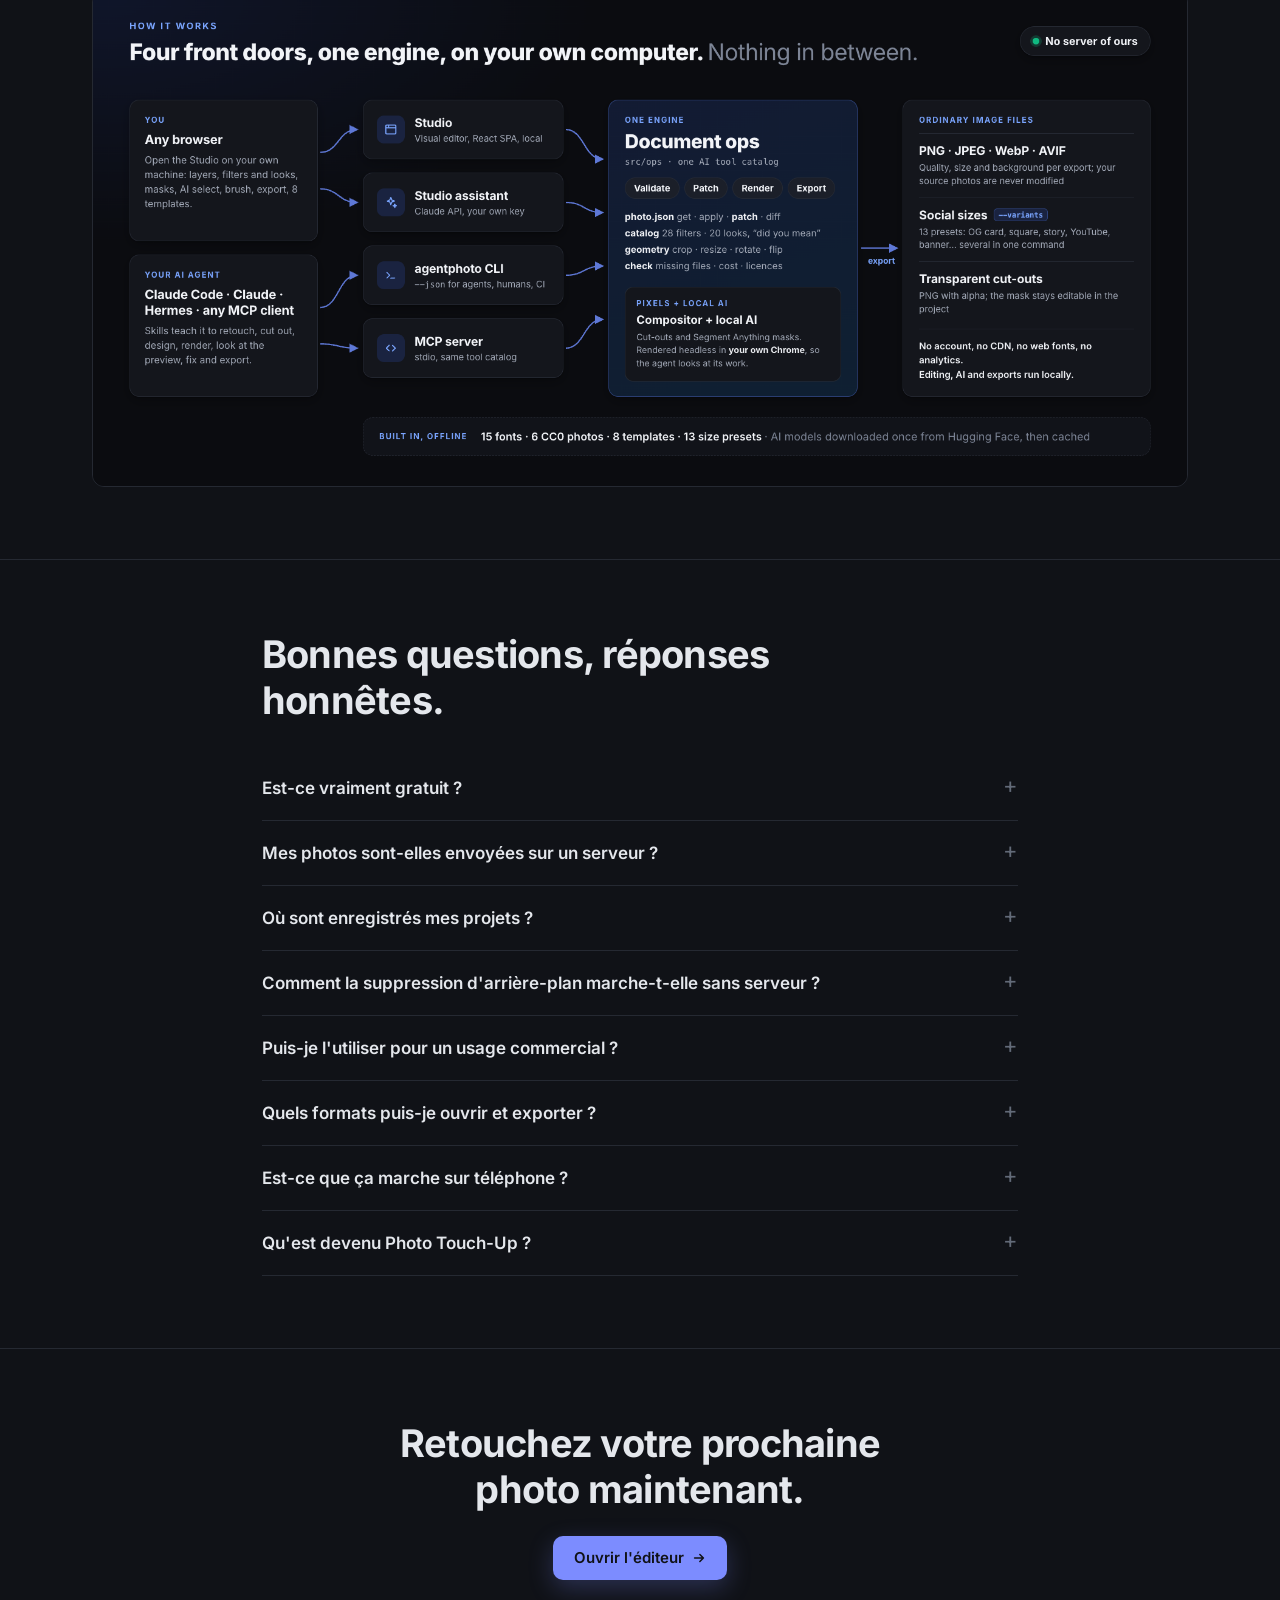
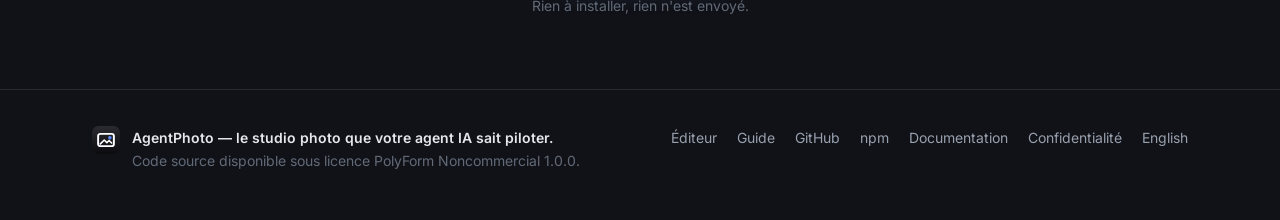
<file: fr/guide/index.html>
<!doctype html>
<html lang="fr">
  <head>
    <meta charset="utf-8">
    <meta name="viewport" content="width=device-width, initial-scale=1">
    <meta name="color-scheme" content="dark">
    <script async src="https://www.googletagmanager.com/gtag/js?id=G-JE88WG1Z5R"></script>
    <script>window.dataLayer = window.dataLayer || []; function gtag(){dataLayer.push(arguments);} gtag("js", new Date()); gtag("config", "G-JE88WG1Z5R");</script>
    <title>Éditeur photo en ligne gratuit, avec calques et IA locale — AgentPhoto Studio</title>
    <meta name="description" content="Retouchez vos photos dans le navigateur : calques, masques, suppression d'arrière-plan et sélections Segment Anything qui tournent sur votre ordinateur, courbes, 20 styles, texte, modèles et export PNG / JPEG / WebP. Sans compte, sans envoi. Votre agent IA peut aussi le piloter.">
    <link rel="canonical" href="https://www.photo-touch-up.fr/fr/guide/">
    <link rel="alternate" hreflang="en" href="https://www.photo-touch-up.fr/guide/">
    <link rel="alternate" hreflang="fr" href="https://www.photo-touch-up.fr/fr/guide/">
    <link rel="alternate" hreflang="x-default" href="https://www.photo-touch-up.fr/guide/">
    <meta property="og:type" content="website">
    <meta property="og:site_name" content="AgentPhoto">
    <meta property="og:title" content="Éditeur photo en ligne gratuit, avec calques et IA locale — AgentPhoto Studio">
    <meta property="og:description" content="Retouchez vos photos dans le navigateur : calques, masques, suppression d'arrière-plan et sélections Segment Anything qui tournent sur votre ordinateur, courbes, 20 styles, texte, modèles et export PNG / JPEG / WebP. Sans compte, sans envoi. Votre agent IA peut aussi le piloter.">
    <meta property="og:url" content="https://www.photo-touch-up.fr/fr/guide/">
    <meta property="og:image" content="https://www.photo-touch-up.fr/site/og.png">
    <meta property="og:image:width" content="1280">
    <meta property="og:image:height" content="640">
    <meta property="og:locale" content="fr_FR">
    <meta name="twitter:card" content="summary_large_image">
    <meta name="twitter:image" content="https://www.photo-touch-up.fr/site/og.png">
    <link rel="icon" href="data:image/svg+xml,%3Csvg xmlns='http://www.w3.org/2000/svg' viewBox='0 0 32 32'%3E%3Cdefs%3E%3ClinearGradient id='g' x1='0' y1='0' x2='0' y2='1'%3E%3Cstop offset='0' stop-color='%232a2a30'/%3E%3Cstop offset='1' stop-color='%230c0c0f'/%3E%3C/linearGradient%3E%3ClinearGradient id='d' x1='0' y1='0' x2='1' y2='1'%3E%3Cstop offset='0' stop-color='%237aa5ff'/%3E%3Cstop offset='1' stop-color='%233d6bff'/%3E%3C/linearGradient%3E%3C/defs%3E%3Crect width='32' height='32' rx='7.5' fill='url(%23g)'/%3E%3Crect x='7' y='9' width='18' height='14' rx='2.5' fill='none' stroke='%23fff' stroke-width='2.2'/%3E%3Cpath d='M9 21l5-5 3 3 2.5-2.5L23 20' fill='none' stroke='%23fff' stroke-width='1.8' stroke-linejoin='round'/%3E%3Ccircle cx='20.5' cy='13.5' r='2' fill='url(%23d)'/%3E%3C/svg%3E">
    <link rel="preload" href="/site/fonts/inter-latin-400-normal.woff2" as="font" type="font/woff2" crossorigin>
    <link rel="stylesheet" href="/site/style.css">
    <script type="application/ld+json">{"@context":"https://schema.org","@type":"BreadcrumbList","itemListElement":[{"@type":"ListItem","position":1,"name":"AgentPhoto Studio","item":"https://www.photo-touch-up.fr/"},{"@type":"ListItem","position":2,"name":"Guide","item":"https://www.photo-touch-up.fr/fr/guide/"}]}</script>
    <script type="application/ld+json">{"@context":"https://schema.org","@type":"FAQPage","mainEntity":[{"@type":"Question","name":"Est-ce vraiment gratuit ?","acceptedAnswer":{"@type":"Answer","text":"Oui. Pas de compte, pas d'abonnement, pas de pub, pas de filigrane. Le code source d'AgentPhoto est disponible sur GitHub."}},{"@type":"Question","name":"Mes photos sont-elles envoyées sur un serveur ?","acceptedAnswer":{"@type":"Answer","text":"Non. Photos et projets sont enregistrés dans votre navigateur (IndexedDB), et chaque retouche et chaque export se font sur votre ordinateur. Le site sert les fichiers de l'éditeur et mesure les visites avec Google Analytics (pages vues, jamais vos photos ni vos projets). Le réseau sert aussi à télécharger un modèle d'IA la première fois que vous l'utilisez (depuis Hugging Face, avec votre accord) et, si vous choisissez de l'utiliser, à l'assistant facultatif, qui envoie vos aperçus à Claude avec votre propre clé d'API."}},{"@type":"Question","name":"Où sont enregistrés mes projets ?","acceptedAnswer":{"@type":"Answer","text":"Dans ce navigateur, sur cet ordinateur. Ils sont listés dans Récents sur l'écran d'accueil. Effacer les données du site dans le navigateur les supprime : exportez ce que vous voulez garder."}},{"@type":"Question","name":"Comment la suppression d'arrière-plan marche-t-elle sans serveur ?","acceptedAnswer":{"@type":"Answer","text":"Le modèle tourne dans la page grâce à WebAssembly. RMBG-1.4 (168 Mo) est le modèle par défaut ; MODNet (25 Mo) est fait pour les portraits. Les deux se téléchargent une fois et restent dans le cache du navigateur."}},{"@type":"Question","name":"Puis-je l'utiliser pour un usage commercial ?","acceptedAnswer":{"@type":"Answer","text":"Les polices et les photos d'exemple sont libres pour des images commerciales. Le modèle de suppression d'arrière-plan par défaut, RMBG-1.4, est sous licence non commerciale : pour un usage commercial, utilisez MODNet (personnes) ou les sélections Segment Anything. AgentPhoto lui-même est sous licence PolyForm Noncommercial 1.0.0 ; un usage commercial du logiciel demande l'autorisation de l'auteur."}},{"@type":"Question","name":"Quels formats puis-je ouvrir et exporter ?","acceptedAnswer":{"@type":"Answer","text":"Ouvrez du JPEG, du PNG, du WebP et les autres images que votre navigateur sait lire. Exportez en PNG, JPEG, WebP et AVIF (AVIF si le navigateur sait l'encoder)."}},{"@type":"Question","name":"Est-ce que ça marche sur téléphone ?","acceptedAnswer":{"@type":"Answer","text":"Oui : sur téléphone ou tablette, les calques et l'inspecteur s'ouvrent dans un tiroir, et on zoome et se déplace à deux doigts. Le travail de précision (sélections, peinture) reste plus confortable sur ordinateur. Utilisez un Chrome, Edge, Firefox ou Safari récent."}},{"@type":"Question","name":"Qu'est devenu Photo Touch-Up ?","acceptedAnswer":{"@type":"Answer","text":"Photo Touch-Up, l'éditeur qui était à cette adresse, est devenu AgentPhoto : un nouveau moteur avec des calques non destructifs, de l'IA locale et des modèles, que les agents IA savent aussi piloter."}}]}</script>
    <script type="application/ld+json">{"@context":"https://schema.org","@type":"HowTo","name":"Supprimer un arrière-plan","step":[{"@type":"HowToStep","position":1,"text":"Ouvrez votre photo et sélectionnez son calque."},{"@type":"HowToStep","position":2,"text":"Dans Propriétés → Masque, choisissez le modèle et cliquez sur Supprimer l'arrière-plan (la première fois, le modèle se télécharge une fois)."},{"@type":"HowToStep","position":3,"text":"Zoomez sur les bords ; peignez sur le masque pour corriger un détail."},{"@type":"HowToStep","position":4,"text":"Exportez en PNG ou WebP pour garder la transparence, ou ajoutez un calque d'aplat dessous comme nouveau fond."}]}</script>
    <script type="application/ld+json">{"@context":"https://schema.org","@type":"HowTo","name":"Sélectionner un objet avec l'IA","step":[{"@type":"HowToStep","position":1,"text":"Prenez la sélection rapide par IA (Q) dans la barre d'outils."},{"@type":"HowToStep","position":2,"text":"Cliquez l'objet ; Alt-clic sur ce qui doit être exclu."},{"@type":"HowToStep","position":3,"text":"Appliquez, puis masquez le calque, copiez l'objet sur un nouveau calque ou ajoutez un réglage masqué."}]}</script>
    <script type="application/ld+json">{"@context":"https://schema.org","@type":"HowTo","name":"Redimensionner une photo pour les réseaux sociaux","step":[{"@type":"HowToStep","position":1,"text":"Cliquez une zone vide du canevas pour afficher les réglages du canevas."},{"@type":"HowToStep","position":2,"text":"Choisissez un format (post carré, story, Open Graph, YouTube…) et redimensionnez le canevas, ou gardez-le et choisissez la taille à l'export."},{"@type":"HowToStep","position":3,"text":"À l'export, Couvrir recadre pour remplir le format, Contenir ajoute des marges."}]}</script>
    <script type="application/ld+json">{"@context":"https://schema.org","@type":"HowTo","name":"Recadrer et redresser","step":[{"@type":"HowToStep","position":1,"text":"Prenez l'outil Recadrage (C), tirez les poignées ou choisissez un ratio, puis Entrée."},{"@type":"HowToStep","position":2,"text":"Pour redresser, sélectionnez la photo et réglez sa rotation dans Propriétés → Transformation."},{"@type":"HowToStep","position":3,"text":"Faites pivoter toute l'image de 90° ou retournez-la dans les réglages du canevas."}]}</script>
    <script type="application/ld+json">{"@context":"https://schema.org","@type":"HowTo","name":"Corriger la lumière et les couleurs","step":[{"@type":"HowToStep","position":1,"text":"Sélectionnez la photo, ouvrez Filtres."},{"@type":"HowToStep","position":2,"text":"Cliquez sur Amélioration auto : elle mesure la photo et ajoute les corrections utiles. Ou ajoutez exposition, balance des blancs, courbes ou vibrance et réglez-les en direct."},{"@type":"HowToStep","position":3,"text":"Masquez un filtre avec son œil pour comparer ; rien n'est définitif avant l'export."}]}</script>
    <script type="application/ld+json">{"@context":"https://schema.org","@type":"HowTo","name":"Ajouter du texte sur une image","step":[{"@type":"HowToStep","position":1,"text":"Prenez l'outil Texte (T) et cliquez sur la photo."},{"@type":"HowToStep","position":2,"text":"Tapez, puis choisissez police, taille, couleur ou dégradé et alignement dans Propriétés."},{"@type":"HowToStep","position":3,"text":"Ajoutez une ombre portée ou un contour dans Effets pour qu'il reste lisible sur n'importe quelle photo."}]}</script>
  </head>
  <body>
<header class="site">
  <div class="wrap">
    <a class="brand" href="/fr/guide/"><svg class="logo" viewBox="0 0 32 32" width="28" height="28" aria-hidden="true"><defs><linearGradient id="lg" x1="0" y1="0" x2="0" y2="1"><stop offset="0" stop-color="#2a2a30"/><stop offset="1" stop-color="#0c0c0f"/></linearGradient><linearGradient id="ld" x1="0" y1="0" x2="1" y2="1"><stop offset="0" stop-color="#7aa5ff"/><stop offset="1" stop-color="#3d6bff"/></linearGradient></defs><rect width="32" height="32" rx="7.5" fill="url(#lg)"/><rect x="7" y="9" width="18" height="14" rx="2.5" fill="none" stroke="#fff" stroke-width="2.2"/><path d="M9 21l5-5 3 3 2.5-2.5L23 20" fill="none" stroke="#fff" stroke-width="1.8" stroke-linejoin="round"/><circle cx="20.5" cy="13.5" r="2" fill="url(#ld)"/></svg><span>AgentPhoto</span></a>
    <nav aria-label="Fonctions">
      <a href="#features">Fonctions</a>
      <a href="#tasks">Tutoriels</a>
      <a href="#agents">Pour les agents IA</a>
      <a href="#faq">FAQ</a>
    </nav>
    <div class="actions">
      <a class="lang" href="/guide/" hreflang="en" lang="en">English</a>
      <a class="gh" href="https://github.com/fleox/agentphoto" aria-label="GitHub"><svg viewBox="0 0 16 16" width="16" height="16" aria-hidden="true"><path fill="currentColor" d="M8 0C3.58 0 0 3.58 0 8c0 3.54 2.29 6.53 5.47 7.59.4.07.55-.17.55-.38 0-.19-.01-.82-.01-1.49-2.01.37-2.53-.49-2.69-.94-.09-.23-.48-.94-.82-1.13-.28-.15-.68-.52-.01-.53.63-.01 1.08.58 1.23.82.72 1.21 1.87.87 2.33.66.07-.52.28-.87.51-1.07-1.78-.2-3.64-.89-3.64-3.95 0-.87.31-1.59.82-2.15-.08-.2-.36-1.02.08-2.12 0 0 .67-.21 2.2.82.64-.18 1.32-.27 2-.27.68 0 1.36.09 2 .27 1.53-1.04 2.2-.82 2.2-.82.44 1.1.16 1.92.08 2.12.51.56.82 1.27.82 2.15 0 3.07-1.87 3.75-3.65 3.95.29.25.54.73.54 1.48 0 1.07-.01 1.93-.01 2.2 0 .21.15.46.55.38A8.013 8.013 0 0016 8c0-4.42-3.58-8-8-8z"/></svg></a>
      <a class="btn btn-primary btn-sm" href="/?lang=fr">Ouvrir l'éditeur</a>
    </div>
  </div>
</header>
<main>
  <section class="hero">
    <div class="wrap">
      <p class="kicker">Gratuit · Sans compte · Rien n'est envoyé</p>
      <h1>Un vrai éditeur photo dans votre navigateur, avec une IA qui tourne sur votre ordinateur.</h1>
      <p class="lead">Calques, masques, suppression d'arrière-plan, sélections intelligentes, courbes, styles, texte et modèles. Vos photos restent sur votre ordinateur — et ce même studio peut être piloté par votre agent IA.</p>
      <div class="cta">
        <a class="btn btn-primary" href="/?lang=fr">Ouvrir l'éditeur <svg viewBox="0 0 16 16" width="14" height="14" aria-hidden="true"><path fill="none" stroke="currentColor" stroke-width="1.8" stroke-linecap="round" stroke-linejoin="round" d="M3 8h10M9 4l4 4-4 4"/></svg></a>
        <a class="btn btn-ghost" href="#agents">Le faire piloter par un agent IA</a>
      </div>
      <figure class="frame hero-shot"><img src="/site/img/fr/editor.jpg" width="1600" height="1000" alt="L'éditeur AgentPhoto Studio : calques, inspecteur et une photo sur le canevas" fetchpriority="high"></figure>
    </div>
  </section>

  <section class="why">
    <div class="wrap">
      <h2>Un éditeur photo qui respecte votre temps et vos photos.</h2>
      <div class="grid3">
        <div class="card"><h3>Gratuit, sans compte</h3><p>Ouvrez la page et retouchez. Pas d'inscription, pas d'essai, pas de pub, pas de filigrane sur les exports.</p></div>
        <div class="card"><h3>Vos photos restent chez vous</h3><p>Photos et projets sont enregistrés dans votre navigateur. La retouche et les exports se font sur votre ordinateur : rien n'est envoyé.</p></div>
        <div class="card"><h3>L'IA sur votre ordinateur</h3><p>La suppression d'arrière-plan et les sélections Segment Anything tournent dans la page. Le modèle se télécharge une fois, avec votre accord, puis reste dans le cache du navigateur.</p></div>
        <div class="card"><h3>Non destructif</h3><p>Chaque retouche est un calque, un filtre, un masque ou un réglage modifiable plus tard. Votre photo d'origine n'est jamais modifiée.</p></div>
        <div class="card"><h3>Ce que vous voyez est ce que vous exportez</h3><p>L'aperçu et l'export utilisent le même moteur, en pleine résolution.</p></div>
        <div class="card"><h3>Pensé aussi pour les agents</h3><p>Le même studio existe en ligne de commande et en serveur MCP : Claude Code ou n'importe quel agent IA retouche vos photos et vérifie son propre travail.</p></div>
      </div>
    </div>
  </section>

  <section id="features" class="features">
    <div class="wrap">
      <h2>Tout ce qu'il faut pour retoucher au quotidien.</h2>
      <article class="feature" id="layers">
        <div class="text"><h3>Calques, groupes et modes de fusion</h3><p>Empilez photos, textes, formes, aplats et calques de réglage. Groupes, 16 modes de fusion, opacité, écrêtage sur le calque du dessous, alignement et un panneau de transformation précis (position, taille, rotation, symétrie).</p></div>
        <figure class="frame"><img src="/site/img/fr/editor.jpg" width="1600" height="1000" alt="Calques, groupes et modes de fusion" loading="lazy" decoding="async"></figure>
      </article>
      <article class="feature flip" id="selections">
        <div class="text"><h3>Sélections et sélection rapide par IA</h3><p>Rectangle, lasso et lasso polygonal, baguette magique, et sélection rapide par IA : cliquez l'objet, Alt-clic pour exclure, Segment Anything trouve son contour. Transformez une sélection en masque, en nouveau calque, en remplissage ou en réglage masqué.</p></div>
        <figure class="frame"><img src="/site/img/fr/ai-select.jpg" width="1600" height="1000" alt="Sélections et sélection rapide par IA" loading="lazy" decoding="async"></figure>
      </article>
      <article class="feature" id="cutout">
        <div class="text"><h3>Suppression d'arrière-plan</h3><p>Un clic supprime l'arrière-plan d'une photo avec un modèle local (RMBG-1.4, ou MODNet pour les portraits). Le résultat est un masque modifiable : affinez-le au pinceau, ajoutez un nouveau fond, une ombre ou un contour d'autocollant.</p></div>
        <figure class="frame"><img src="/site/img/fr/cutout.jpg" width="1600" height="1000" alt="Suppression d'arrière-plan" loading="lazy" decoding="async"></figure>
      </article>
      <article class="feature flip" id="filters">
        <div class="text"><h3>28 filtres aux paramètres en direct</h3><p>Exposition, niveaux, courbes avec éditeur de courbe, ombres / hautes lumières, balance des blancs, vibrance, teinte / saturation, balance des couleurs, flou, flou de surface pour lisser la peau, netteté, clarté, grain, vignette, et tonalité, contraste et couleur auto. Chaque filtre reste modifiable.</p></div>
        <figure class="frame"><img src="/site/img/fr/filters.jpg" width="1600" height="1000" alt="28 filtres aux paramètres en direct" loading="lazy" decoding="async"></figure>
      </article>
      <article class="feature" id="looks">
        <div class="text"><h3>20 styles en un clic</h3><p>Noir et blanc, noir, vintage, polaroid, cinéma, film, mat, heure dorée… avec un curseur d'intensité, sur un calque ou sur tout ce qui est sous un calque de réglage.</p></div>
        <figure class="frame"><img src="/site/img/fr/looks.jpg" width="1600" height="1000" alt="20 styles en un clic" loading="lazy" decoding="async"></figure>
      </article>
      <article class="feature flip" id="text">
        <div class="text"><h3>Texte, formes et effets de calque</h3><p>Texte modifiable avec 15 polices intégrées, dégradés, fonds d'étiquette et retour à la ligne. Rectangles, ellipses, lignes, polygones et étoiles. Ombre portée, lueur externe, ombre interne, contour et incrustation de couleur.</p></div>
        <figure class="frame"><img src="/site/img/fr/text.jpg" width="1600" height="1000" alt="Texte, formes et effets de calque" loading="lazy" decoding="async"></figure>
      </article>
      <article class="feature" id="templates">
        <div class="text"><h3>Modèles et formats réseaux sociaux</h3><p>Partez d'une photo, d'une photo d'exemple, d'un canevas vierge à un format social (Open Graph, post carré, story, miniature YouTube, bannières…) ou d'un des 8 modèles, où votre photo remplace celle du modèle.</p></div>
        <figure class="frame"><img src="/site/img/fr/start.jpg" width="1600" height="1000" alt="Modèles et formats réseaux sociaux" loading="lazy" decoding="async"></figure>
      </article>
      <article class="feature flip" id="export">
        <div class="text"><h3>Export PNG, JPEG et WebP</h3><p>Choisissez le format (AVIF aussi, si le navigateur sait l'encoder), la qualité et la taille (originale, un format prédéfini, une taille libre ou une échelle), gardez la transparence ou aplatissez-la, et voyez le fichier avant de le télécharger.</p></div>
        <figure class="frame"><img src="/site/img/fr/export.jpg" width="1600" height="1000" alt="Export PNG, JPEG et WebP" loading="lazy" decoding="async"></figure>
      </article>
      <p class="more">Et aussi : pinceau, gomme et tampon de duplication (chaque trait est un nouveau fichier, votre photo reste intacte), recadrage, pipette, masques par plage de couleur, masques en dégradé ou en forme, annuler / rétablir, interface en français et en anglais.</p>
    </div>
  </section>

  <section class="steps">
    <div class="wrap">
      <h2>Votre première retouche en trois étapes.</h2>
      <ol class="grid3">
        <li class="card"><h3>Ouvrez l'éditeur</h3><p>Rien à installer : il tourne dans Chrome, Edge, Firefox ou Safari, sur ordinateur, tablette ou téléphone.</p></li>
        <li class="card"><h3>Déposez votre photo</h3><p>Ou partez d'une photo d'exemple, d'un format social ou d'un modèle. Elle devient un projet enregistré dans votre navigateur.</p></li>
        <li class="card"><h3>Retouchez et exportez</h3><p>Réglez, détourez, ajoutez du texte, puis Exporter : le fichier arrive dans vos Téléchargements.</p></li>
      </ol>
    </div>
  </section>

  <section id="tasks" class="tasks">
    <div class="wrap">
      <h2>Les retouches courantes, pas à pas.</h2>
      <div class="grid2">
        <div class="card"><h3>Supprimer un arrière-plan</h3><ol><li>Ouvrez votre photo et sélectionnez son calque.</li><li>Dans Propriétés → Masque, choisissez le modèle et cliquez sur Supprimer l'arrière-plan (la première fois, le modèle se télécharge une fois).</li><li>Zoomez sur les bords ; peignez sur le masque pour corriger un détail.</li><li>Exportez en PNG ou WebP pour garder la transparence, ou ajoutez un calque d'aplat dessous comme nouveau fond.</li></ol></div>
        <div class="card"><h3>Sélectionner un objet avec l'IA</h3><ol><li>Prenez la sélection rapide par IA (Q) dans la barre d'outils.</li><li>Cliquez l'objet ; Alt-clic sur ce qui doit être exclu.</li><li>Appliquez, puis masquez le calque, copiez l'objet sur un nouveau calque ou ajoutez un réglage masqué.</li></ol></div>
        <div class="card"><h3>Redimensionner une photo pour les réseaux sociaux</h3><ol><li>Cliquez une zone vide du canevas pour afficher les réglages du canevas.</li><li>Choisissez un format (post carré, story, Open Graph, YouTube…) et redimensionnez le canevas, ou gardez-le et choisissez la taille à l'export.</li><li>À l'export, Couvrir recadre pour remplir le format, Contenir ajoute des marges.</li></ol></div>
        <div class="card"><h3>Recadrer et redresser</h3><ol><li>Prenez l'outil Recadrage (C), tirez les poignées ou choisissez un ratio, puis Entrée.</li><li>Pour redresser, sélectionnez la photo et réglez sa rotation dans Propriétés → Transformation.</li><li>Faites pivoter toute l'image de 90° ou retournez-la dans les réglages du canevas.</li></ol></div>
        <div class="card"><h3>Corriger la lumière et les couleurs</h3><ol><li>Sélectionnez la photo, ouvrez Filtres.</li><li>Cliquez sur Amélioration auto : elle mesure la photo et ajoute les corrections utiles. Ou ajoutez exposition, balance des blancs, courbes ou vibrance et réglez-les en direct.</li><li>Masquez un filtre avec son œil pour comparer ; rien n'est définitif avant l'export.</li></ol></div>
        <div class="card"><h3>Ajouter du texte sur une image</h3><ol><li>Prenez l'outil Texte (T) et cliquez sur la photo.</li><li>Tapez, puis choisissez police, taille, couleur ou dégradé et alignement dans Propriétés.</li><li>Ajoutez une ombre portée ou un contour dans Effets pour qu'il reste lisible sur n'importe quelle photo.</li></ol></div>
      </div>
    </div>
  </section>

  <section id="agents" class="agents">
    <div class="wrap">
      <h2>Le studio photo que votre agent IA sait piloter.</h2>
      <p class="lead">Cet éditeur est la partie visuelle d'AgentPhoto, un outil en ligne de commande et un serveur MCP pour agents IA. Claude Code, Claude Desktop, Cursor ou tout client MCP ouvre votre photo, modifie le même document non destructif, génère un aperçu, le regarde, corrige ce qu'il voit et exporte — sur votre ordinateur.</p>
      <div class="agents-grid">
        <div>
          <ul class="points"><li>Demandez en langage courant : « détoure product.jpg et pose-le sur fond blanc avec une ombre douce », « fais une miniature YouTube avec cette photo et le titre … », « exporte ça pour Instagram, en story et en Open Graph ».</li><li>L'agent vérifie son travail : chaque modification est rendue en arrière-plan et regardée avant la suivante.</li><li>Puis finissez à la main : l'agent ouvre le même projet dans ce Studio, et les modifications s'affichent en direct.</li></ul>
          <p class="label">Dans Claude Code :</p>
          <pre><code>/plugin marketplace add fleox/agentphoto
/plugin install agentphoto@agentphoto</code></pre>
          <p class="label">Les autres agents (MCP), la ligne de commande et les skills Hermes Agent :</p>
          <pre><code>npx -y @fleox/agentphoto@0.1.2 mcp</code></pre>
          <div class="cta">
            <a class="btn btn-primary" href="https://github.com/fleox/agentphoto"><svg viewBox="0 0 16 16" width="16" height="16" aria-hidden="true"><path fill="currentColor" d="M8 0C3.58 0 0 3.58 0 8c0 3.54 2.29 6.53 5.47 7.59.4.07.55-.17.55-.38 0-.19-.01-.82-.01-1.49-2.01.37-2.53-.49-2.69-.94-.09-.23-.48-.94-.82-1.13-.28-.15-.68-.52-.01-.53.63-.01 1.08.58 1.23.82.72 1.21 1.87.87 2.33.66.07-.52.28-.87.51-1.07-1.78-.2-3.64-.89-3.64-3.95 0-.87.31-1.59.82-2.15-.08-.2-.36-1.02.08-2.12 0 0 .67-.21 2.2.82.64-.18 1.32-.27 2-.27.68 0 1.36.09 2 .27 1.53-1.04 2.2-.82 2.2-.82.44 1.1.16 1.92.08 2.12.51.56.82 1.27.82 2.15 0 3.07-1.87 3.75-3.65 3.95.29.25.54.73.54 1.48 0 1.07-.01 1.93-.01 2.2 0 .21.15.46.55.38A8.013 8.013 0 0016 8c0-4.42-3.58-8-8-8z"/></svg> AgentPhoto sur GitHub</a>
            <a class="btn btn-ghost" href="https://www.npmjs.com/package/@fleox/agentphoto">Paquet npm</a>
          </div>
        </div>
        <figure class="frame video">
          <video controls preload="none" playsinline poster="/site/video-poster.jpg" aria-label="Regarder la démo d'AgentPhoto">
            <source src="/site/agentphoto-demo.mp4" type="video/mp4">
          </video>
          <figcaption>La démo de 2 minutes (en anglais) : un agent retouche, détoure et compose, puis le Studio.</figcaption>
        </figure>
      </div>
      <figure class="diagram"><img src="/site/how-it-works.png" width="1800" height="815" alt="" loading="lazy" decoding="async"></figure>
    </div>
  </section>

  <section id="faq" class="faq">
    <div class="wrap narrow">
      <h2>Bonnes questions, réponses honnêtes.</h2>
      <details><summary>Est-ce vraiment gratuit ?</summary><p>Oui. Pas de compte, pas d'abonnement, pas de pub, pas de filigrane. Le code source d'AgentPhoto est disponible sur GitHub.</p></details>
      <details><summary>Mes photos sont-elles envoyées sur un serveur ?</summary><p>Non. Photos et projets sont enregistrés dans votre navigateur (IndexedDB), et chaque retouche et chaque export se font sur votre ordinateur. Le site sert les fichiers de l'éditeur et mesure les visites avec Google Analytics (pages vues, jamais vos photos ni vos projets). Le réseau sert aussi à télécharger un modèle d'IA la première fois que vous l'utilisez (depuis Hugging Face, avec votre accord) et, si vous choisissez de l'utiliser, à l'assistant facultatif, qui envoie vos aperçus à Claude avec votre propre clé d'API.</p></details>
      <details><summary>Où sont enregistrés mes projets ?</summary><p>Dans ce navigateur, sur cet ordinateur. Ils sont listés dans Récents sur l'écran d'accueil. Effacer les données du site dans le navigateur les supprime : exportez ce que vous voulez garder.</p></details>
      <details><summary>Comment la suppression d'arrière-plan marche-t-elle sans serveur ?</summary><p>Le modèle tourne dans la page grâce à WebAssembly. RMBG-1.4 (168 Mo) est le modèle par défaut ; MODNet (25 Mo) est fait pour les portraits. Les deux se téléchargent une fois et restent dans le cache du navigateur.</p></details>
      <details><summary>Puis-je l'utiliser pour un usage commercial ?</summary><p>Les polices et les photos d'exemple sont libres pour des images commerciales. Le modèle de suppression d'arrière-plan par défaut, RMBG-1.4, est sous licence non commerciale : pour un usage commercial, utilisez MODNet (personnes) ou les sélections Segment Anything. AgentPhoto lui-même est sous licence PolyForm Noncommercial 1.0.0 ; un usage commercial du logiciel demande l'autorisation de l'auteur.</p></details>
      <details><summary>Quels formats puis-je ouvrir et exporter ?</summary><p>Ouvrez du JPEG, du PNG, du WebP et les autres images que votre navigateur sait lire. Exportez en PNG, JPEG, WebP et AVIF (AVIF si le navigateur sait l'encoder).</p></details>
      <details><summary>Est-ce que ça marche sur téléphone ?</summary><p>Oui : sur téléphone ou tablette, les calques et l'inspecteur s'ouvrent dans un tiroir, et on zoome et se déplace à deux doigts. Le travail de précision (sélections, peinture) reste plus confortable sur ordinateur. Utilisez un Chrome, Edge, Firefox ou Safari récent.</p></details>
      <details><summary>Qu'est devenu Photo Touch-Up ?</summary><p>Photo Touch-Up, l'éditeur qui était à cette adresse, est devenu AgentPhoto : un nouveau moteur avec des calques non destructifs, de l'IA locale et des modèles, que les agents IA savent aussi piloter.</p></details>
    </div>
  </section>

  <section class="final">
    <div class="wrap">
      <h2>Retouchez votre prochaine photo maintenant.</h2>
      <a class="btn btn-primary" href="/?lang=fr">Ouvrir l'éditeur <svg viewBox="0 0 16 16" width="14" height="14" aria-hidden="true"><path fill="none" stroke="currentColor" stroke-width="1.8" stroke-linecap="round" stroke-linejoin="round" d="M3 8h10M9 4l4 4-4 4"/></svg></a>
      <p>Rien à installer, rien n'est envoyé.</p>
    </div>
  </section>
</main>
<footer class="site">
  <div class="wrap">
    <div class="foot-brand"><svg class="logo" viewBox="0 0 32 32" width="28" height="28" aria-hidden="true"><defs><linearGradient id="lg" x1="0" y1="0" x2="0" y2="1"><stop offset="0" stop-color="#2a2a30"/><stop offset="1" stop-color="#0c0c0f"/></linearGradient><linearGradient id="ld" x1="0" y1="0" x2="1" y2="1"><stop offset="0" stop-color="#7aa5ff"/><stop offset="1" stop-color="#3d6bff"/></linearGradient></defs><rect width="32" height="32" rx="7.5" fill="url(#lg)"/><rect x="7" y="9" width="18" height="14" rx="2.5" fill="none" stroke="#fff" stroke-width="2.2"/><path d="M9 21l5-5 3 3 2.5-2.5L23 20" fill="none" stroke="#fff" stroke-width="1.8" stroke-linejoin="round"/><circle cx="20.5" cy="13.5" r="2" fill="url(#ld)"/></svg><div><strong>AgentPhoto — le studio photo que votre agent IA sait piloter.</strong><br><span>Code source disponible sous licence PolyForm Noncommercial 1.0.0.</span></div></div>
    <nav>
      <a href="/?lang=fr">Éditeur</a>
      <a href="/fr/guide/">Guide</a>
      <a href="https://github.com/fleox/agentphoto">GitHub</a>
      <a href="https://www.npmjs.com/package/@fleox/agentphoto">npm</a>
      <a href="https://github.com/fleox/agentphoto/tree/main/docs">Documentation</a>
      <a href="https://github.com/fleox/agentphoto/blob/main/docs/security.md">Confidentialité</a>
      <a href="/guide/" hreflang="en">English</a>
    </nav>
  </div>
</footer>
  </body>
</html>
</file>
<file: site/style.css>
/* The public site's guide and 404 pages. Same dark tokens as the Studio
   (src/studio/index.css); Inter is bundled (library/fonts, OFL). */

@font-face { font-family: Inter; font-weight: 400; font-display: swap; src: url("/site/fonts/inter-latin-400-normal.woff2") format("woff2"); }
@font-face { font-family: Inter; font-weight: 600; font-display: swap; src: url("/site/fonts/inter-latin-600-normal.woff2") format("woff2"); }
@font-face { font-family: Inter; font-weight: 700; font-display: swap; src: url("/site/fonts/inter-latin-700-normal.woff2") format("woff2"); }
@font-face { font-family: Inter; font-weight: 800; font-display: swap; src: url("/site/fonts/inter-latin-800-normal.woff2") format("woff2"); }

:root {
  --ink-0: #101217;
  --ink-1: #171a20;
  --ink-2: #1f232b;
  --ink-3: #282d37;
  --line: #252932;
  --fg: #e4e7ec;
  --fg-muted: #98a0ae;
  --fg-faint: #626a78;
  --accent: #7c8cff;
  --accent-2: #a3afff;
  --max: 1160px;
  color-scheme: dark;
}

* { box-sizing: border-box; }
html { scroll-behavior: smooth; -webkit-text-size-adjust: 100%; scroll-padding-top: 72px; }
body {
  margin: 0;
  background: var(--ink-0);
  color: var(--fg);
  font: 16px/1.65 Inter, system-ui, -apple-system, "Segoe UI", Roboto, sans-serif;
  -webkit-font-smoothing: antialiased;
}
img, video { max-width: 100%; height: auto; display: block; }
a { color: var(--accent-2); text-decoration: none; }
a:hover { color: #fff; }
h1, h2, h3 { line-height: 1.2; letter-spacing: -0.02em; margin: 0; }
h2 { font-size: clamp(26px, 3.4vw, 38px); font-weight: 700; margin-bottom: 32px; max-width: 22ch; }
h3 { font-size: 18px; font-weight: 600; margin-bottom: 8px; }
p { margin: 0; }
.wrap { max-width: var(--max); margin: 0 auto; padding: 0 16px; }
@media (min-width: 720px) { .wrap { padding: 0 32px; } }
.narrow { max-width: 820px; }
section { padding: 72px 0; border-top: 1px solid var(--line); }
section.hero { border-top: 0; }

/* Header */
header.site { position: sticky; top: 0; z-index: 10; background: rgb(16 18 23 / 0.85); backdrop-filter: blur(12px); border-bottom: 1px solid var(--line); }
header.site .wrap { display: flex; align-items: center; gap: 24px; height: 60px; }
.brand { display: flex; align-items: center; gap: 10px; color: var(--fg); font-weight: 700; font-size: 17px; }
header.site nav { display: none; gap: 22px; font-size: 14px; }
header.site nav a { color: var(--fg-muted); }
header.site nav a:hover { color: var(--fg); }
@media (min-width: 900px) { header.site nav { display: flex; } }
.actions { margin-left: auto; display: flex; align-items: center; gap: 12px; font-size: 14px; }
.actions .lang { color: var(--fg-muted); }
.actions .gh { color: var(--fg-muted); display: flex; }
.actions .gh:hover, .actions .lang:hover { color: var(--fg); }
@media (max-width: 520px) { .actions .lang, .actions .gh { display: none; } }

/* Buttons */
.btn { display: inline-flex; align-items: center; gap: 8px; height: 44px; padding: 0 20px; border-radius: 10px; font-weight: 600; font-size: 15px; border: 1px solid transparent; white-space: nowrap; }
.btn-sm { height: 34px; padding: 0 14px; font-size: 14px; border-radius: 8px; }
.btn-primary { background: var(--accent); color: var(--ink-0); box-shadow: 0 8px 24px rgb(124 140 255 / 0.25); }
.btn-primary:hover { background: var(--accent-2); color: var(--ink-0); }
.btn-ghost { border-color: var(--line); color: var(--fg); background: var(--ink-1); }
.btn-ghost:hover { border-color: var(--fg-faint); color: #fff; }
.cta { display: flex; flex-wrap: wrap; gap: 12px; margin-top: 28px; }

/* Hero */
.hero { padding-top: 64px; padding-bottom: 56px; background: radial-gradient(ellipse 80% 50% at 50% -10%, rgb(124 140 255 / 0.16), transparent 70%); }
.kicker { color: var(--accent-2); font-size: 14px; font-weight: 600; letter-spacing: 0.02em; margin-bottom: 16px; }
.hero h1 { font-size: clamp(32px, 5.2vw, 58px); font-weight: 800; letter-spacing: -0.035em; max-width: 20ch; }
.lead { color: var(--fg-muted); font-size: clamp(17px, 1.7vw, 20px); max-width: 62ch; margin-top: 20px; }
.frame { margin: 0; border-radius: 12px; overflow: hidden; border: 1px solid var(--line); background: var(--ink-1); box-shadow: 0 24px 64px rgb(0 0 0 / 0.45); }
.hero-shot { margin-top: 48px; }

/* Cards and grids */
.grid3, .grid2 { display: grid; gap: 16px; padding: 0; margin: 0; list-style: none; }
@media (min-width: 720px) { .grid2 { grid-template-columns: 1fr 1fr; } .grid3 { grid-template-columns: repeat(2, 1fr); } }
@media (min-width: 1000px) { .grid3 { grid-template-columns: repeat(3, 1fr); } }
.card { background: var(--ink-1); border: 1px solid var(--line); border-radius: 12px; padding: 22px; }
.card p, .card li { color: var(--fg-muted); font-size: 15px; }
.steps ol { counter-reset: step; }
.steps .card { counter-increment: step; }
.steps .card h3::before { content: counter(step); display: inline-flex; align-items: center; justify-content: center; width: 26px; height: 26px; border-radius: 50%; background: rgb(124 140 255 / 0.15); color: var(--accent-2); font-size: 13px; margin-right: 10px; }
.tasks ol { margin: 0; padding-left: 20px; }
.tasks li + li { margin-top: 4px; }

/* Features */
.feature { display: grid; gap: 24px; align-items: center; margin-bottom: 64px; }
.feature .text p { color: var(--fg-muted); }
.feature h3 { font-size: 22px; }
@media (min-width: 900px) {
  .feature { grid-template-columns: 5fr 7fr; gap: 48px; }
  .feature.flip .text { order: 2; }
}
.more { color: var(--fg-muted); border-left: 3px solid var(--accent); padding-left: 16px; max-width: 80ch; }

/* Agents */
.agents { background: linear-gradient(180deg, rgb(124 140 255 / 0.06), transparent 60%); }
.agents .lead { margin: -12px 0 36px; }
.agents-grid { display: grid; gap: 32px; }
@media (min-width: 960px) { .agents-grid { grid-template-columns: 1fr 1fr; align-items: start; } }
.points { margin: 0 0 24px; padding-left: 20px; color: var(--fg-muted); }
.points li + li { margin-top: 10px; }
.label { font-size: 14px; font-weight: 600; margin: 20px 0 8px; }
pre { margin: 0; background: var(--ink-1); border: 1px solid var(--line); border-radius: 8px; padding: 12px 14px; overflow-x: auto; font: 13.5px/1.6 ui-monospace, SFMono-Regular, Menlo, Consolas, monospace; color: var(--fg); }
.video video { width: 100%; aspect-ratio: 16 / 9; background: #000; }
.video figcaption { padding: 12px 16px; font-size: 14px; color: var(--fg-muted); }
.diagram { margin: 48px 0 0; border-radius: 12px; overflow: hidden; border: 1px solid var(--line); }

/* FAQ */
details { border-bottom: 1px solid var(--line); padding: 18px 0; }
summary { cursor: pointer; font-weight: 600; font-size: 17px; list-style: none; display: flex; justify-content: space-between; gap: 16px; }
summary::-webkit-details-marker { display: none; }
summary::after { content: "+"; color: var(--fg-faint); font-weight: 400; font-size: 22px; line-height: 1; }
details[open] summary::after { content: "–"; }
details p { color: var(--fg-muted); margin-top: 12px; }

/* Final + footer */
.final { text-align: center; }
.final h2 { margin: 0 auto 24px; }
.final p { color: var(--fg-faint); margin-top: 14px; font-size: 14px; }
footer.site { border-top: 1px solid var(--line); padding: 36px 0 48px; font-size: 14px; color: var(--fg-muted); }
footer.site .wrap { display: flex; flex-wrap: wrap; gap: 24px; justify-content: space-between; align-items: flex-start; }
.foot-brand { display: flex; gap: 12px; align-items: flex-start; }
.foot-brand strong { color: var(--fg); font-weight: 600; }
.foot-brand span { color: var(--fg-faint); }
footer.site nav { display: flex; flex-wrap: wrap; gap: 8px 20px; }
footer.site nav a { color: var(--fg-muted); }
footer.site nav a:hover { color: var(--fg); }

.notfound { padding: 120px 0; }
.notfound h1 { font-size: clamp(28px, 4vw, 42px); margin-bottom: 16px; }
.notfound p { color: var(--fg-muted); }
</file>
